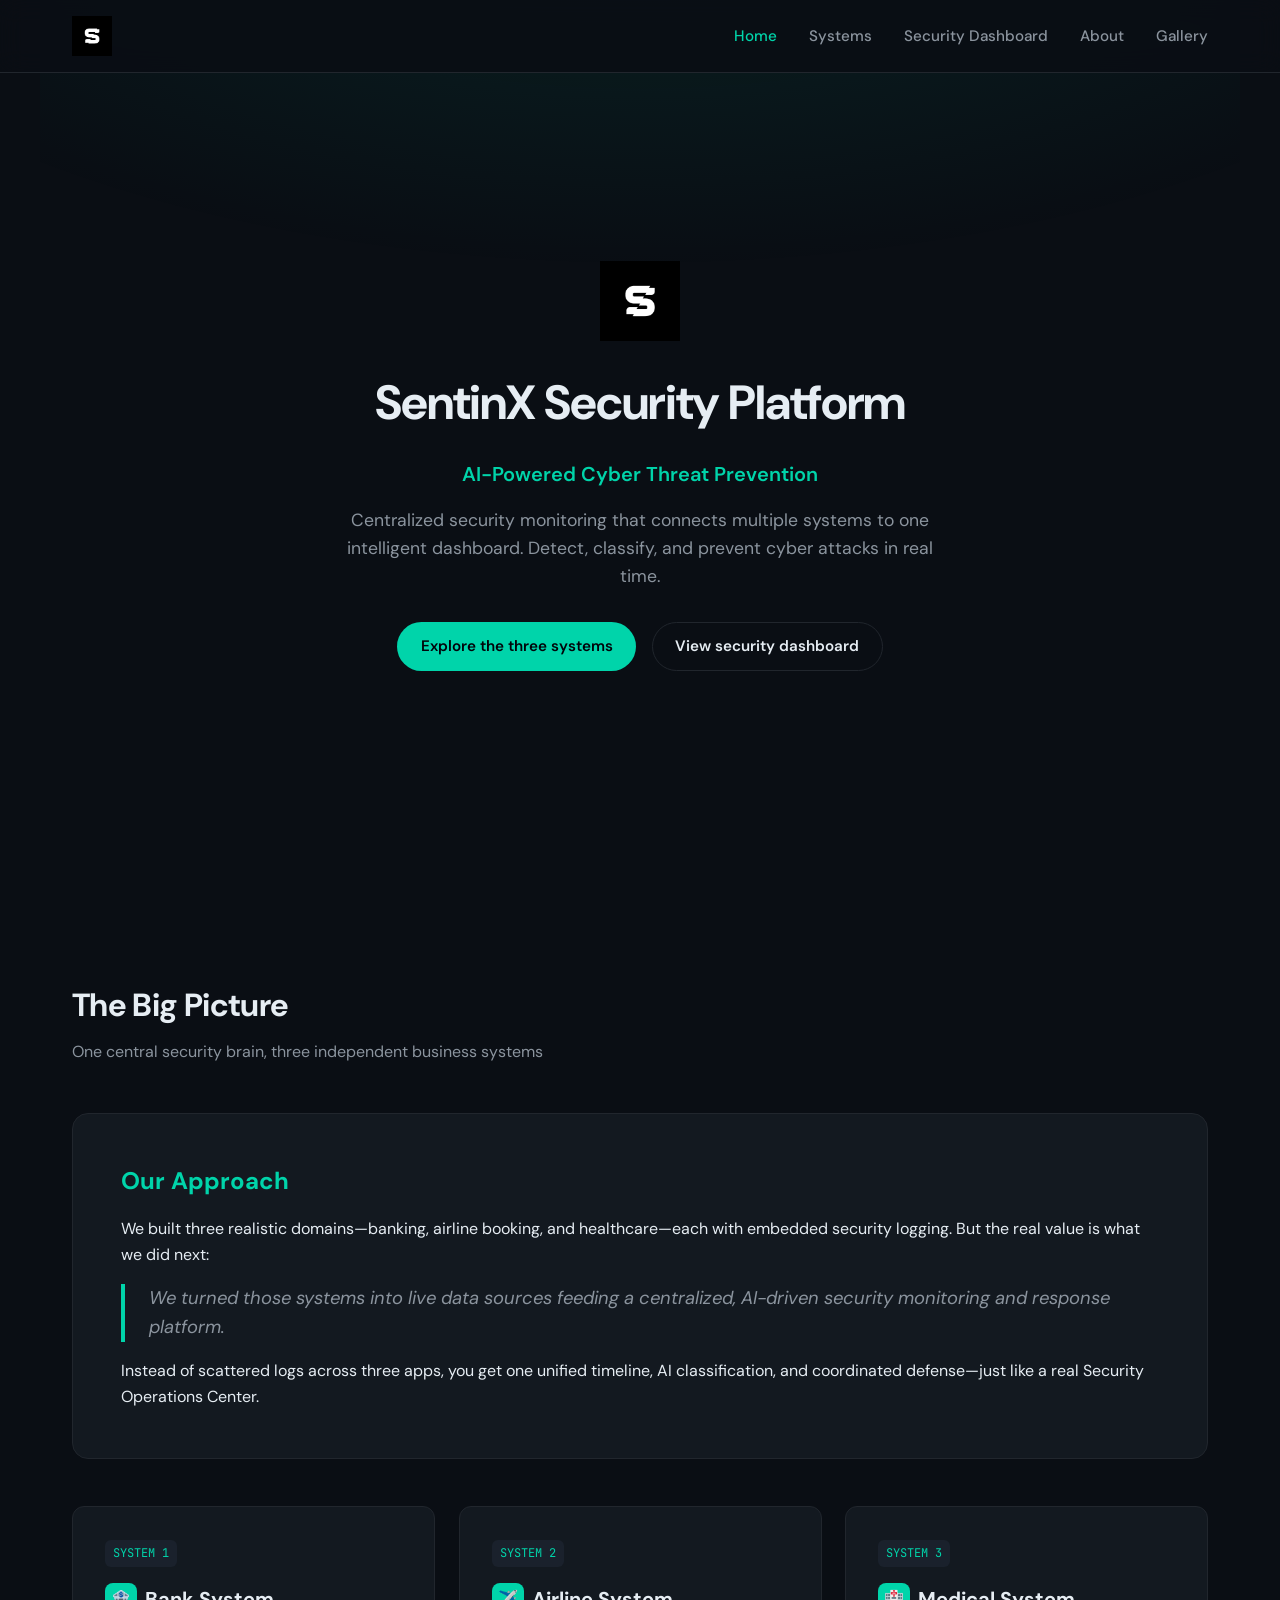
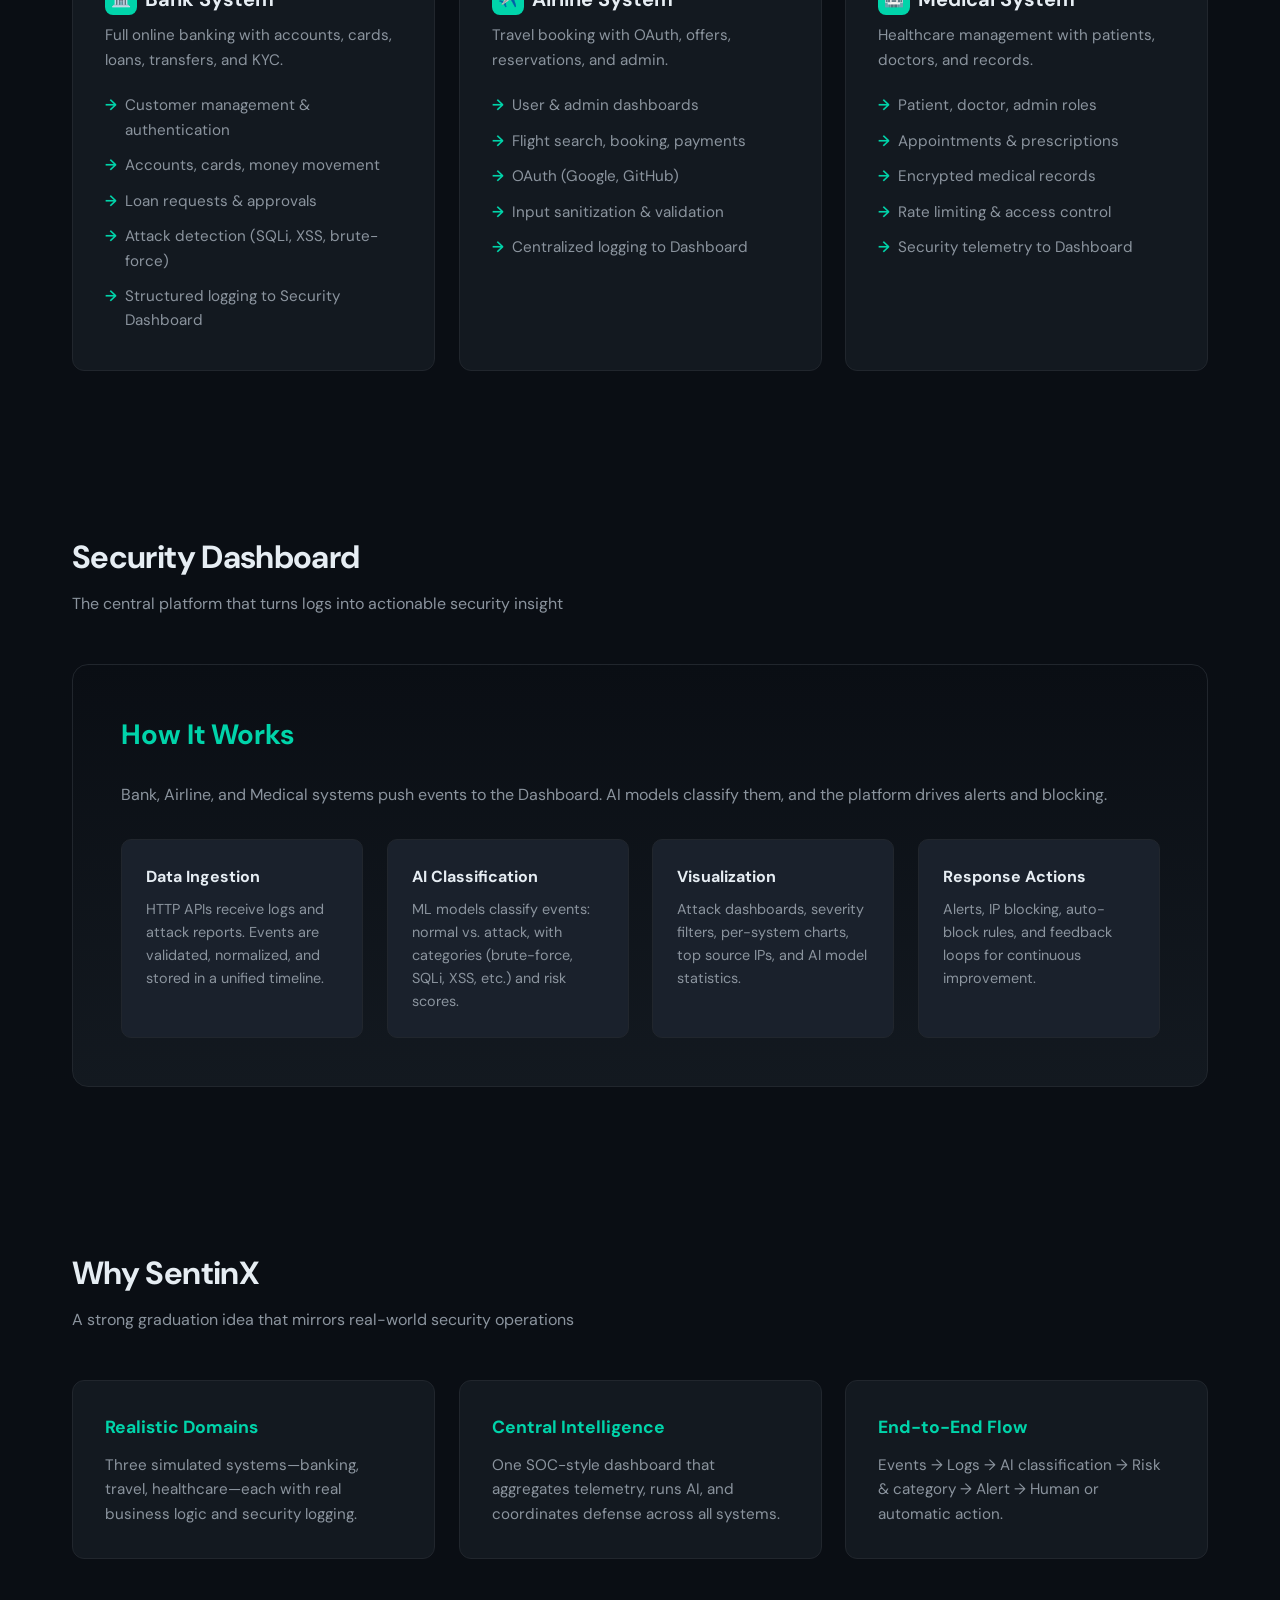
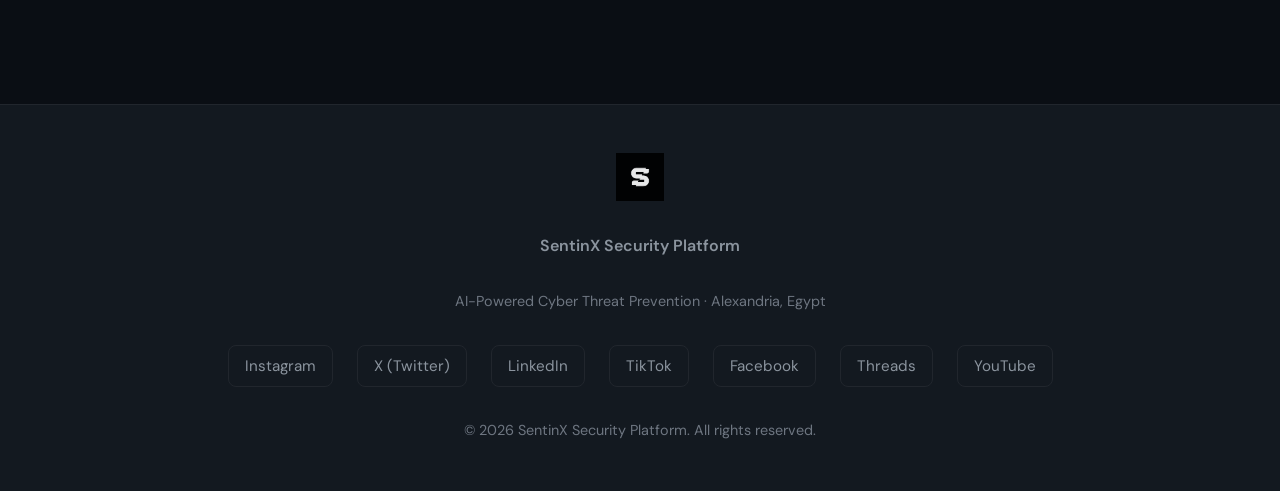
<file: index.html>
<!DOCTYPE html>
<html lang="en">
<head>
    <meta charset="UTF-8">
    <meta name="viewport" content="width=device-width, initial-scale=1.0">
    <meta name="description" content="SentinX Security Platform - AI-Powered Cyber Threat Prevention. Centralized security monitoring for Banking, Airline, and Medical systems.">
    <title>SentinX Security Platform | AI-Powered Cyber Threat Prevention</title>
    <link rel="preconnect" href="https://fonts.googleapis.com">
    <link rel="preconnect" href="https://fonts.gstatic.com" crossorigin>
    <link href="https://fonts.googleapis.com/css2?family=DM+Sans:ital,opsz,wght@0,9..40,300;0,9..40,400;0,9..40,500;0,9..40,600;0,9..40,700&family=JetBrains+Mono:wght@400;500&display=swap" rel="stylesheet">
    <link rel="stylesheet" href="styles.css">
    <script src="main.js" defer></script>
</head>
<body>
    <header>
        <nav>
            <a href="index.html" class="logo-link">
                <img src="logo/white_logo.png" alt="SentinX Security Platform" class="logo-img">
            </a>
            <button class="nav-toggle" aria-label="Toggle navigation" aria-controls="primary-nav" aria-expanded="false" type="button">
                <span class="nav-toggle-bar"></span>
                <span class="nav-toggle-bar"></span>
                <span class="nav-toggle-bar"></span>
            </button>
            <ul class="nav-links" id="primary-nav">
                <li><a href="index.html" class="active">Home</a></li>
                <li><a href="systems.html">Systems</a></li>
                <li><a href="dashboard.html">Security Dashboard</a></li>
                <li><a href="about.html">About</a></li>
                <li><a href="gallery.html">Gallery</a></li>
            </ul>
        </nav>
    </header>

    <main>
        <section class="hero">
            <img src="logo/white_logo.png" alt="SentinX Security Platform" class="logo-img">
            <h1>SentinX Security Platform</h1>
            <p class="tagline">AI-Powered Cyber Threat Prevention</p>
            <p>Centralized security monitoring that connects multiple systems to one intelligent dashboard. Detect, classify, and prevent cyber attacks in real time.</p>
            <div class="hero-actions">
                <a href="systems.html" class="btn btn-primary">Explore the three systems</a>
                <a href="dashboard.html" class="btn btn-outline">View security dashboard</a>
            </div>
        </section>

        <section id="overview">
            <h2 class="section-title">The Big Picture</h2>
            <p class="section-subtitle">One central security brain, three independent business systems</p>

            <div class="big-picture">
                <h2>Our Approach</h2>
                <p>We built three realistic domains—banking, airline booking, and healthcare—each with embedded security logging. But the real value is what we did next:</p>
                <blockquote>We turned those systems into live data sources feeding a centralized, AI-driven security monitoring and response platform.</blockquote>
                <p>Instead of scattered logs across three apps, you get one unified timeline, AI classification, and coordinated defense—just like a real Security Operations Center.</p>
            </div>

            <div class="systems-grid">
                <div class="system-card">
                    <span class="badge">SYSTEM 1</span>
                    <h3><span class="icon">🏦</span> Bank System</h3>
                    <p style="color: var(--text-secondary); font-size: 0.95rem; margin-bottom: 1rem;">Full online banking with accounts, cards, loans, transfers, and KYC.</p>
                    <ul>
                        <li>Customer management & authentication</li>
                        <li>Accounts, cards, money movement</li>
                        <li>Loan requests & approvals</li>
                        <li>Attack detection (SQLi, XSS, brute-force)</li>
                        <li>Structured logging to Security Dashboard</li>
                    </ul>
                </div>
                <div class="system-card">
                    <span class="badge">SYSTEM 2</span>
                    <h3><span class="icon">✈️</span> Airline System</h3>
                    <p style="color: var(--text-secondary); font-size: 0.95rem; margin-bottom: 1rem;">Travel booking with OAuth, offers, reservations, and admin.</p>
                    <ul>
                        <li>User & admin dashboards</li>
                        <li>Flight search, booking, payments</li>
                        <li>OAuth (Google, GitHub)</li>
                        <li>Input sanitization & validation</li>
                        <li>Centralized logging to Dashboard</li>
                    </ul>
                </div>
                <div class="system-card">
                    <span class="badge">SYSTEM 3</span>
                    <h3><span class="icon">🏥</span> Medical System</h3>
                    <p style="color: var(--text-secondary); font-size: 0.95rem; margin-bottom: 1rem;">Healthcare management with patients, doctors, and records.</p>
                    <ul>
                        <li>Patient, doctor, admin roles</li>
                        <li>Appointments & prescriptions</li>
                        <li>Encrypted medical records</li>
                        <li>Rate limiting & access control</li>
                        <li>Security telemetry to Dashboard</li>
                    </ul>
                </div>
            </div>
        </section>

        <section id="dashboard">
            <h2 class="section-title">Security Dashboard</h2>
            <p class="section-subtitle">The central platform that turns logs into actionable security insight</p>

            <div class="dashboard-section">
                <h2>How It Works</h2>
                <p style="color: var(--text-secondary); margin-bottom: 1rem;">Bank, Airline, and Medical systems push events to the Dashboard. AI models classify them, and the platform drives alerts and blocking.</p>

                <div class="dashboard-features">
                    <div class="dashboard-feature">
                        <h4>Data Ingestion</h4>
                        <p>HTTP APIs receive logs and attack reports. Events are validated, normalized, and stored in a unified timeline.</p>
                    </div>
                    <div class="dashboard-feature">
                        <h4>AI Classification</h4>
                        <p>ML models classify events: normal vs. attack, with categories (brute-force, SQLi, XSS, etc.) and risk scores.</p>
                    </div>
                    <div class="dashboard-feature">
                        <h4>Visualization</h4>
                        <p>Attack dashboards, severity filters, per-system charts, top source IPs, and AI model statistics.</p>
                    </div>
                    <div class="dashboard-feature">
                        <h4>Response Actions</h4>
                        <p>Alerts, IP blocking, auto-block rules, and feedback loops for continuous improvement.</p>
                    </div>
                </div>
            </div>
        </section>

        <section id="why">
            <h2 class="section-title">Why SentinX</h2>
            <p class="section-subtitle">A strong graduation idea that mirrors real-world security operations</p>

            <div class="why-grid">
                <div class="why-card">
                    <h3>Realistic Domains</h3>
                    <p>Three simulated systems—banking, travel, healthcare—each with real business logic and security logging.</p>
                </div>
                <div class="why-card">
                    <h3>Central Intelligence</h3>
                    <p>One SOC-style dashboard that aggregates telemetry, runs AI, and coordinates defense across all systems.</p>
                </div>
                <div class="why-card">
                    <h3>End-to-End Flow</h3>
                    <p>Events → Logs → AI classification → Risk & category → Alert → Human or automatic action.</p>
                </div>
            </div>
        </section>
    </main>

    <footer>
        <div class="footer-content">
            <img src="logo/white_logo.png" alt="SentinX" class="footer-logo">
            <p style="color: var(--text-secondary); font-weight: 600;">SentinX Security Platform</p>
            <p style="color: var(--text-muted); font-size: 0.9rem;">AI-Powered Cyber Threat Prevention · Alexandria, Egypt</p>

            <div class="social-links">
                <a href="https://www.instagram.com/sentinx_?igsh=MWtjYTh2NGR0Nnk4Mg==" target="_blank" rel="noopener noreferrer">Instagram</a>
                <a href="https://x.com/sentin_x" target="_blank" rel="noopener noreferrer">X (Twitter)</a>
                <a href="https://www.linkedin.com/company/sentinx-security-platform/" target="_blank" rel="noopener noreferrer">LinkedIn</a>
                <a href="https://www.tiktok.com/@sentinx_?_r=1&_t=ZS-94VnYDdmFZE" target="_blank" rel="noopener noreferrer">TikTok</a>
                <a href="https://www.facebook.com/share/1HbMeu9Ujn/" target="_blank" rel="noopener noreferrer">Facebook</a>
                <a href="https://www.threads.com/@sentinx_" target="_blank" rel="noopener noreferrer">Threads</a>
                <a href="https://youtube.com/@sentinxsecurityplatform?si=x7_LFe5lkn8Zfjtu" target="_blank" rel="noopener noreferrer">YouTube</a>
            </div>

            <p class="footer-copy">© 2026 SentinX Security Platform. All rights reserved.</p>
        </div>
    </footer>
</body>
</html>
</file>
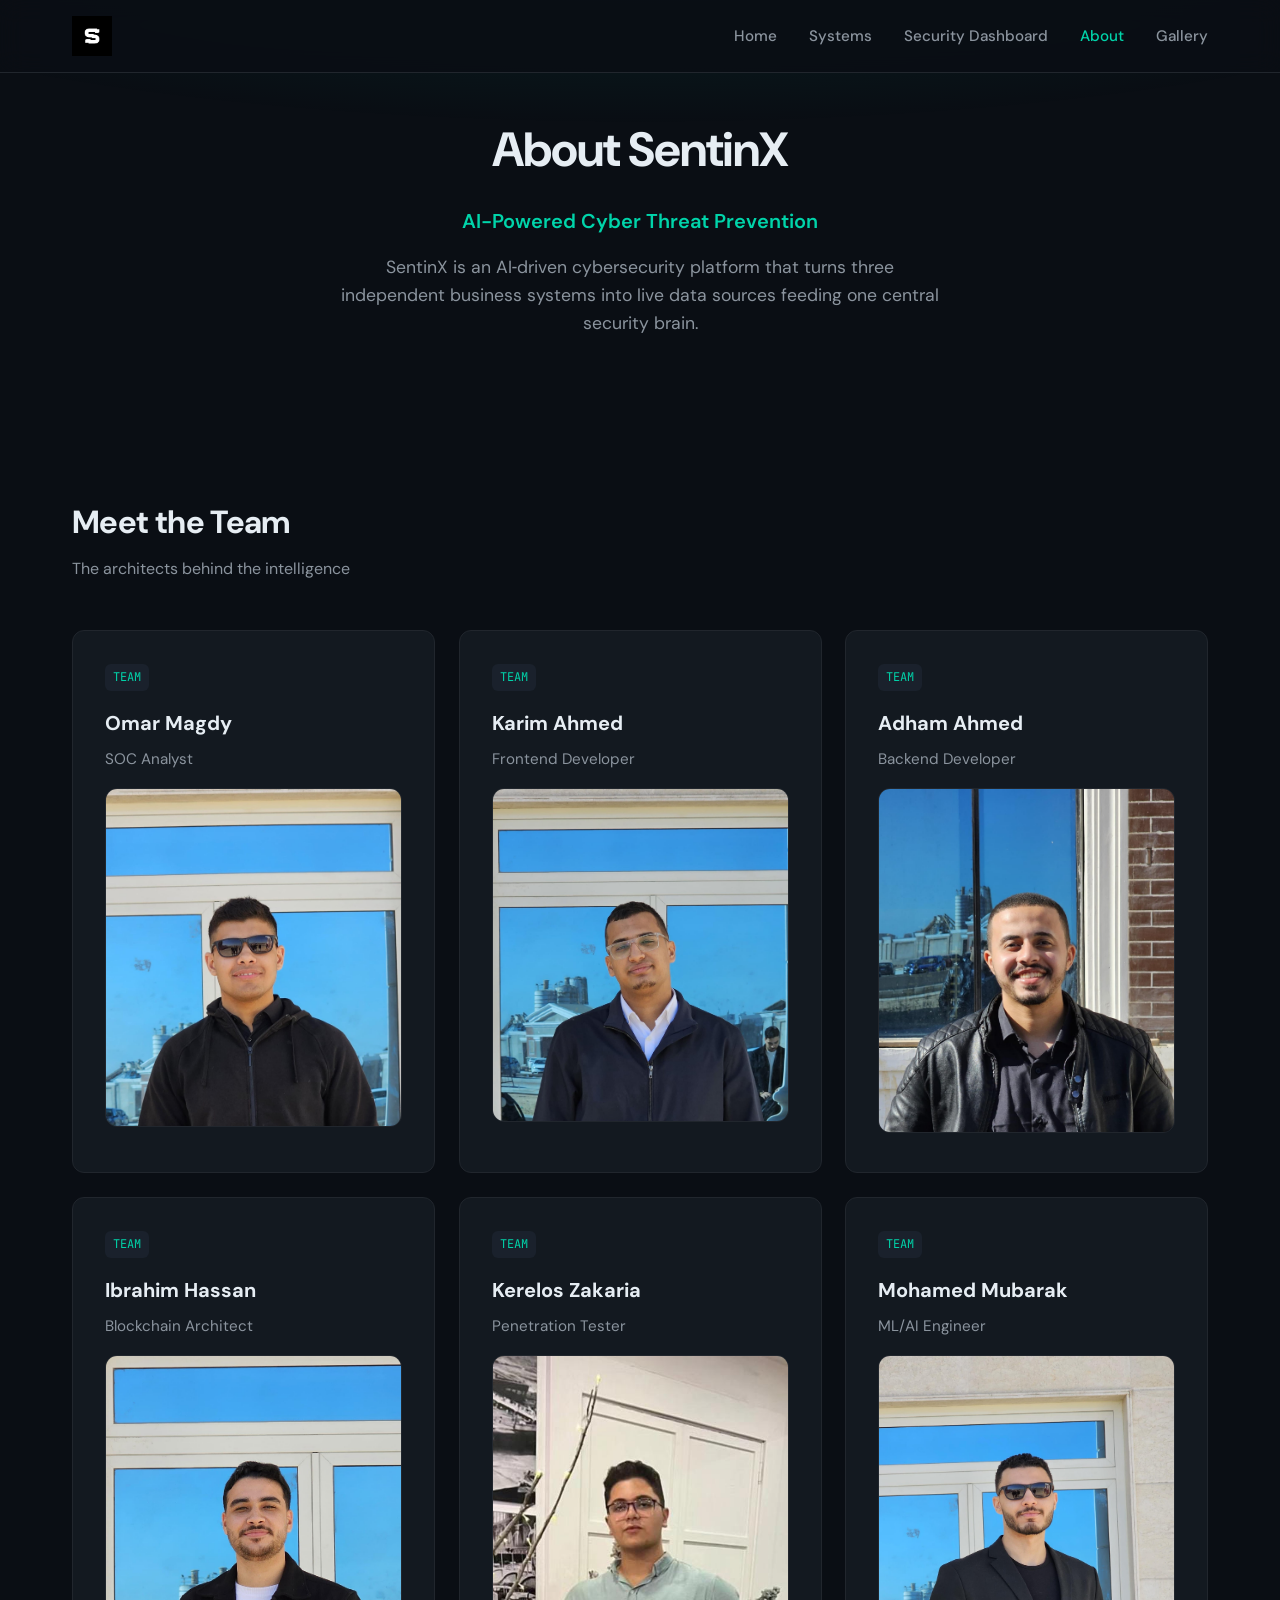
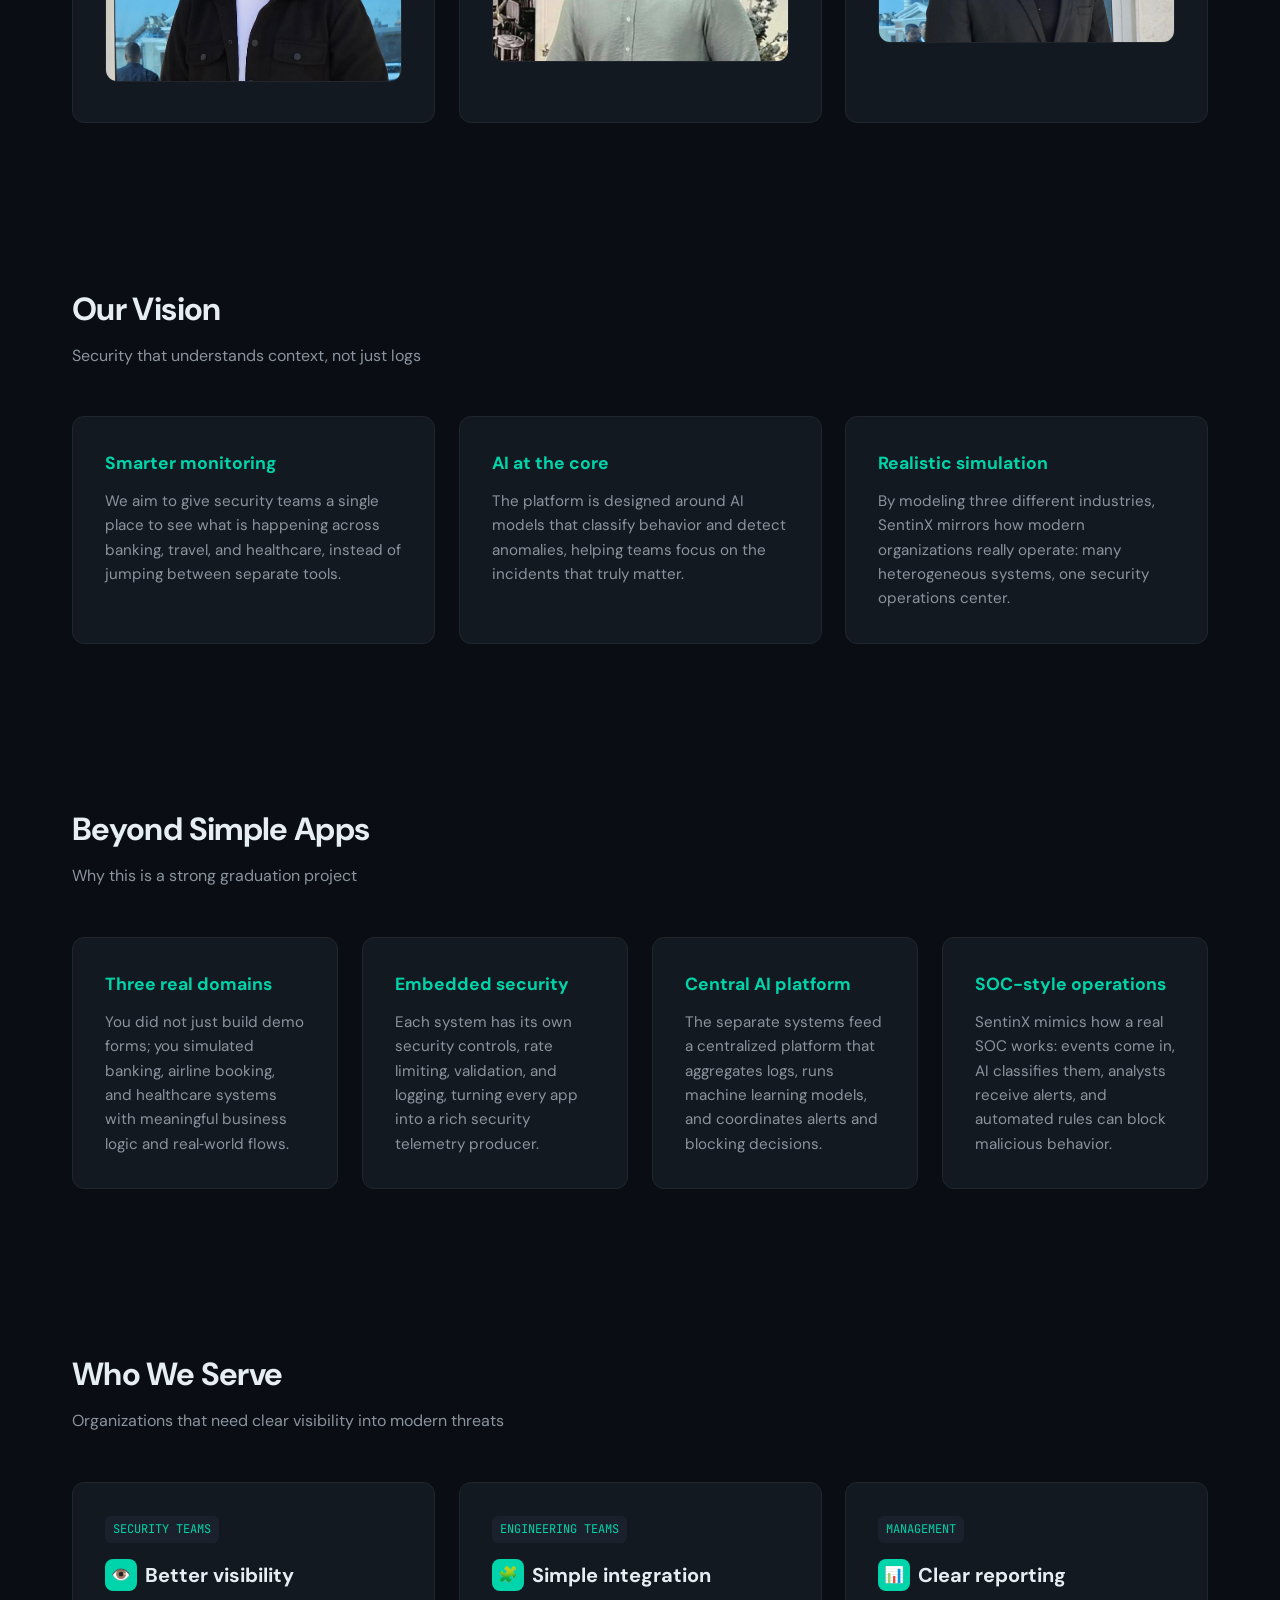
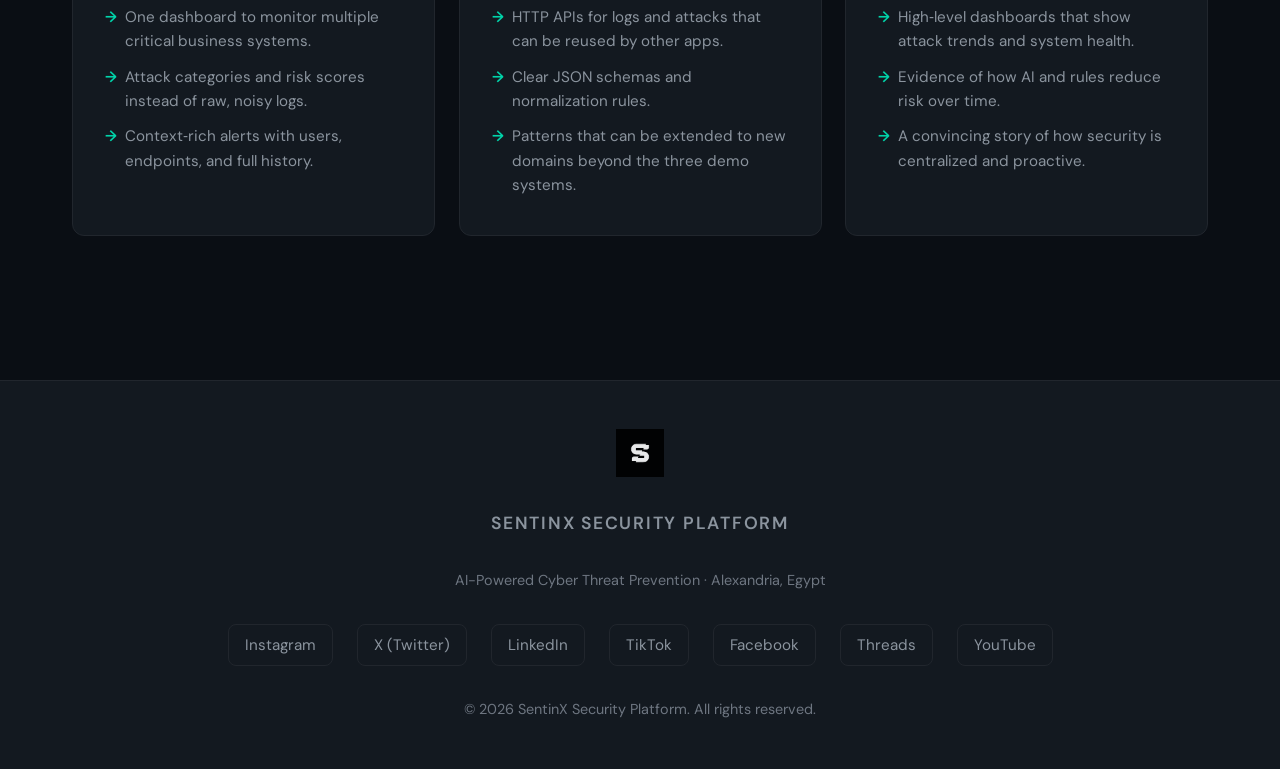
<file: about.html>
<!DOCTYPE html>
<html lang="en">
<head>
    <meta charset="UTF-8">
    <meta name="viewport" content="width=device-width, initial-scale=1.0">
    <meta name="description" content="About SentinX Security Platform - AI-powered cyber threat prevention across multiple domains.">
    <title>About | SentinX Security Platform</title>
    <link rel="preconnect" href="https://fonts.googleapis.com">
    <link rel="preconnect" href="https://fonts.gstatic.com" crossorigin>
    <link href="https://fonts.googleapis.com/css2?family=DM+Sans:ital,opsz,wght@0,9..40,300;0,9..40,400;0,9..40,500;0,9..40,600;0,9..40,700&family=JetBrains+Mono:wght@400;500&display=swap" rel="stylesheet">
    <link rel="stylesheet" href="styles.css">
    <script src="main.js" defer></script>
</head>
<body>
    <header>
        <nav>
            <a href="index.html" class="logo-link">
                <img src="logo/white_logo.png" alt="SentinX Security Platform" class="logo-img">
            </a>
            <button class="nav-toggle" aria-label="Toggle navigation" aria-controls="primary-nav" aria-expanded="false" type="button">
                <span class="nav-toggle-bar"></span>
                <span class="nav-toggle-bar"></span>
                <span class="nav-toggle-bar"></span>
            </button>
            <ul class="nav-links" id="primary-nav">
                <li><a href="index.html">Home</a></li>
                <li><a href="systems.html">Systems</a></li>
                <li><a href="dashboard.html">Security Dashboard</a></li>
                <li><a href="about.html" class="active">About</a></li>
                <li><a href="gallery.html">Gallery</a></li>
            </ul>
        </nav>
    </header>

    <main>
        <section class="hero hero--subpage">
            <h1>About SentinX</h1>
            <p class="tagline">AI-Powered Cyber Threat Prevention</p>
            <p>SentinX is an AI‑driven cybersecurity platform that turns three independent business systems into live data sources feeding one central security brain.</p>
        </section>

        <!-- TEAM SECTION -->
        <section id="team">
            <h2 class="section-title">Meet the Team</h2>
            <p class="section-subtitle">The architects behind the intelligence</p>

            <div class="systems-grid">
                <div class="system-card">
                    <span class="badge">TEAM</span>
                    <h3>Omar Magdy</h3>
                    <p style="color: var(--text-secondary); font-size: 0.95rem; margin-bottom: 1rem;">SOC Analyst</p>
                    <img src="team_photos/omar.jpeg" alt="Omar Magdy" class="media-img">
                </div>
                <div class="system-card">
                    <span class="badge">TEAM</span>
                    <h3>Karim Ahmed</h3>
                    <p style="color: var(--text-secondary); font-size: 0.95rem; margin-bottom: 1rem;">Frontend Developer</p>
                    <img src="team_photos/karim.jpeg" alt="Karim Ahmed" class="media-img">
                </div>
                <div class="system-card">
                    <span class="badge">TEAM</span>
                    <h3>Adham Ahmed</h3>
                    <p style="color: var(--text-secondary); font-size: 0.95rem; margin-bottom: 1rem;">Backend Developer</p>
                    <img src="team_photos/adham.jpeg" alt="Adham Ahmed" class="media-img">
                </div>
                <div class="system-card">
                    <span class="badge">TEAM</span>
                    <h3>Ibrahim Hassan</h3>
                    <p style="color: var(--text-secondary); font-size: 0.95rem; margin-bottom: 1rem;">Blockchain Architect</p>
                    <img src="team_photos/ibrahim.jpeg" alt="Ibrahim Hassan" class="media-img">
                </div>
                <div class="system-card">
                    <span class="badge">TEAM</span>
                    <h3>Kerelos Zakaria</h3>
                    <p style="color: var(--text-secondary); font-size: 0.95rem; margin-bottom: 1rem;">Penetration Tester</p>
                    <img src="team_photos/kerelos.jpeg" alt="Kerelos Zakaria" class="media-img">
                </div>
                <div class="system-card">
                    <span class="badge">TEAM</span>
                    <h3>Mohamed Mubarak</h3>
                    <p style="color: var(--text-secondary); font-size: 0.95rem; margin-bottom: 1rem;">ML/AI Engineer</p>
                    <img src="team_photos/mohamed.jpeg" alt="Mohamed Mubarak" class="media-img">
                </div>
            </div>
        </section>

        <section>
            <h2 class="section-title">Our Vision</h2>
            <p class="section-subtitle">Security that understands context, not just logs</p>

            <div class="why-grid">
                <div class="why-card">
                    <h3>Smarter monitoring</h3>
                    <p>We aim to give security teams a single place to see what is happening across banking, travel, and healthcare, instead of jumping between separate tools.</p>
                </div>
                <div class="why-card">
                    <h3>AI at the core</h3>
                    <p>The platform is designed around AI models that classify behavior and detect anomalies, helping teams focus on the incidents that truly matter.</p>
                </div>
                <div class="why-card">
                    <h3>Realistic simulation</h3>
                    <p>By modeling three different industries, SentinX mirrors how modern organizations really operate: many heterogeneous systems, one security operations center.</p>
                </div>
            </div>
        </section>

        <section>
            <h2 class="section-title">Beyond Simple Apps</h2>
            <p class="section-subtitle">Why this is a strong graduation project</p>

            <div class="why-grid">
                <div class="why-card">
                    <h3>Three real domains</h3>
                    <p>You did not just build demo forms; you simulated banking, airline booking, and healthcare systems with meaningful business logic and real‑world flows.</p>
                </div>
                <div class="why-card">
                    <h3>Embedded security</h3>
                    <p>Each system has its own security controls, rate limiting, validation, and logging, turning every app into a rich security telemetry producer.</p>
                </div>
                <div class="why-card">
                    <h3>Central AI platform</h3>
                    <p>The separate systems feed a centralized platform that aggregates logs, runs machine learning models, and coordinates alerts and blocking decisions.</p>
                </div>
                <div class="why-card">
                    <h3>SOC-style operations</h3>
                    <p>SentinX mimics how a real SOC works: events come in, AI classifies them, analysts receive alerts, and automated rules can block malicious behavior.</p>
                </div>
            </div>
        </section>

        <section>
            <h2 class="section-title">Who We Serve</h2>
            <p class="section-subtitle">Organizations that need clear visibility into modern threats</p>

            <div class="systems-grid">
                <div class="system-card">
                    <span class="badge">SECURITY TEAMS</span>
                    <h3><span class="icon">👁️</span> Better visibility</h3>
                    <ul>
                        <li>One dashboard to monitor multiple critical business systems.</li>
                        <li>Attack categories and risk scores instead of raw, noisy logs.</li>
                        <li>Context‑rich alerts with users, endpoints, and full history.</li>
                    </ul>
                </div>
                <div class="system-card">
                    <span class="badge">ENGINEERING TEAMS</span>
                    <h3><span class="icon">🧩</span> Simple integration</h3>
                    <ul>
                        <li>HTTP APIs for logs and attacks that can be reused by other apps.</li>
                        <li>Clear JSON schemas and normalization rules.</li>
                        <li>Patterns that can be extended to new domains beyond the three demo systems.</li>
                    </ul>
                </div>
                <div class="system-card">
                    <span class="badge">MANAGEMENT</span>
                    <h3><span class="icon">📊</span> Clear reporting</h3>
                    <ul>
                        <li>High‑level dashboards that show attack trends and system health.</li>
                        <li>Evidence of how AI and rules reduce risk over time.</li>
                        <li>A convincing story of how security is centralized and proactive.</li>
                    </ul>
                </div>
            </div>
        </section>
    </main>

    <footer>
        <div class="footer-content">
            <img src="logo/white_logo.png" alt="SentinX" class="footer-logo">
            <p style="color: var(--text-secondary); font-weight: 600; font-size: 1.1rem; letter-spacing: 0.1em; text-transform: uppercase;">SentinX Security Platform</p>
            <p style="color: var(--text-muted); font-size: 0.9rem;">AI-Powered Cyber Threat Prevention · Alexandria, Egypt</p>

            <div class="social-links">
                <a href="https://www.instagram.com/sentinx_?igsh=MWtjYTh2NGR0Nnk4Mg==" target="_blank" rel="noopener noreferrer">Instagram</a>
                <a href="https://x.com/sentin_x" target="_blank" rel="noopener noreferrer">X (Twitter)</a>
                <a href="https://www.linkedin.com/company/sentinx-security-platform/" target="_blank" rel="noopener noreferrer">LinkedIn</a>
                <a href="https://www.tiktok.com/@sentinx_?_r=1&_t=ZS-94VnYDdmFZE" target="_blank" rel="noopener noreferrer">TikTok</a>
                <a href="https://www.facebook.com/share/1HbMeu9Ujn/" target="_blank" rel="noopener noreferrer">Facebook</a>
                <a href="https://www.threads.com/@sentinx_" target="_blank" rel="noopener noreferrer">Threads</a>
                <a href="https://youtube.com/@sentinxsecurityplatform?si=x7_LFe5lkn8Zfjtu" target="_blank" rel="noopener noreferrer">YouTube</a>
            </div>

            <p class="footer-copy">© 2026 SentinX Security Platform. All rights reserved.</p>
        </div>
    </footer>
</body>
</html>
</file>
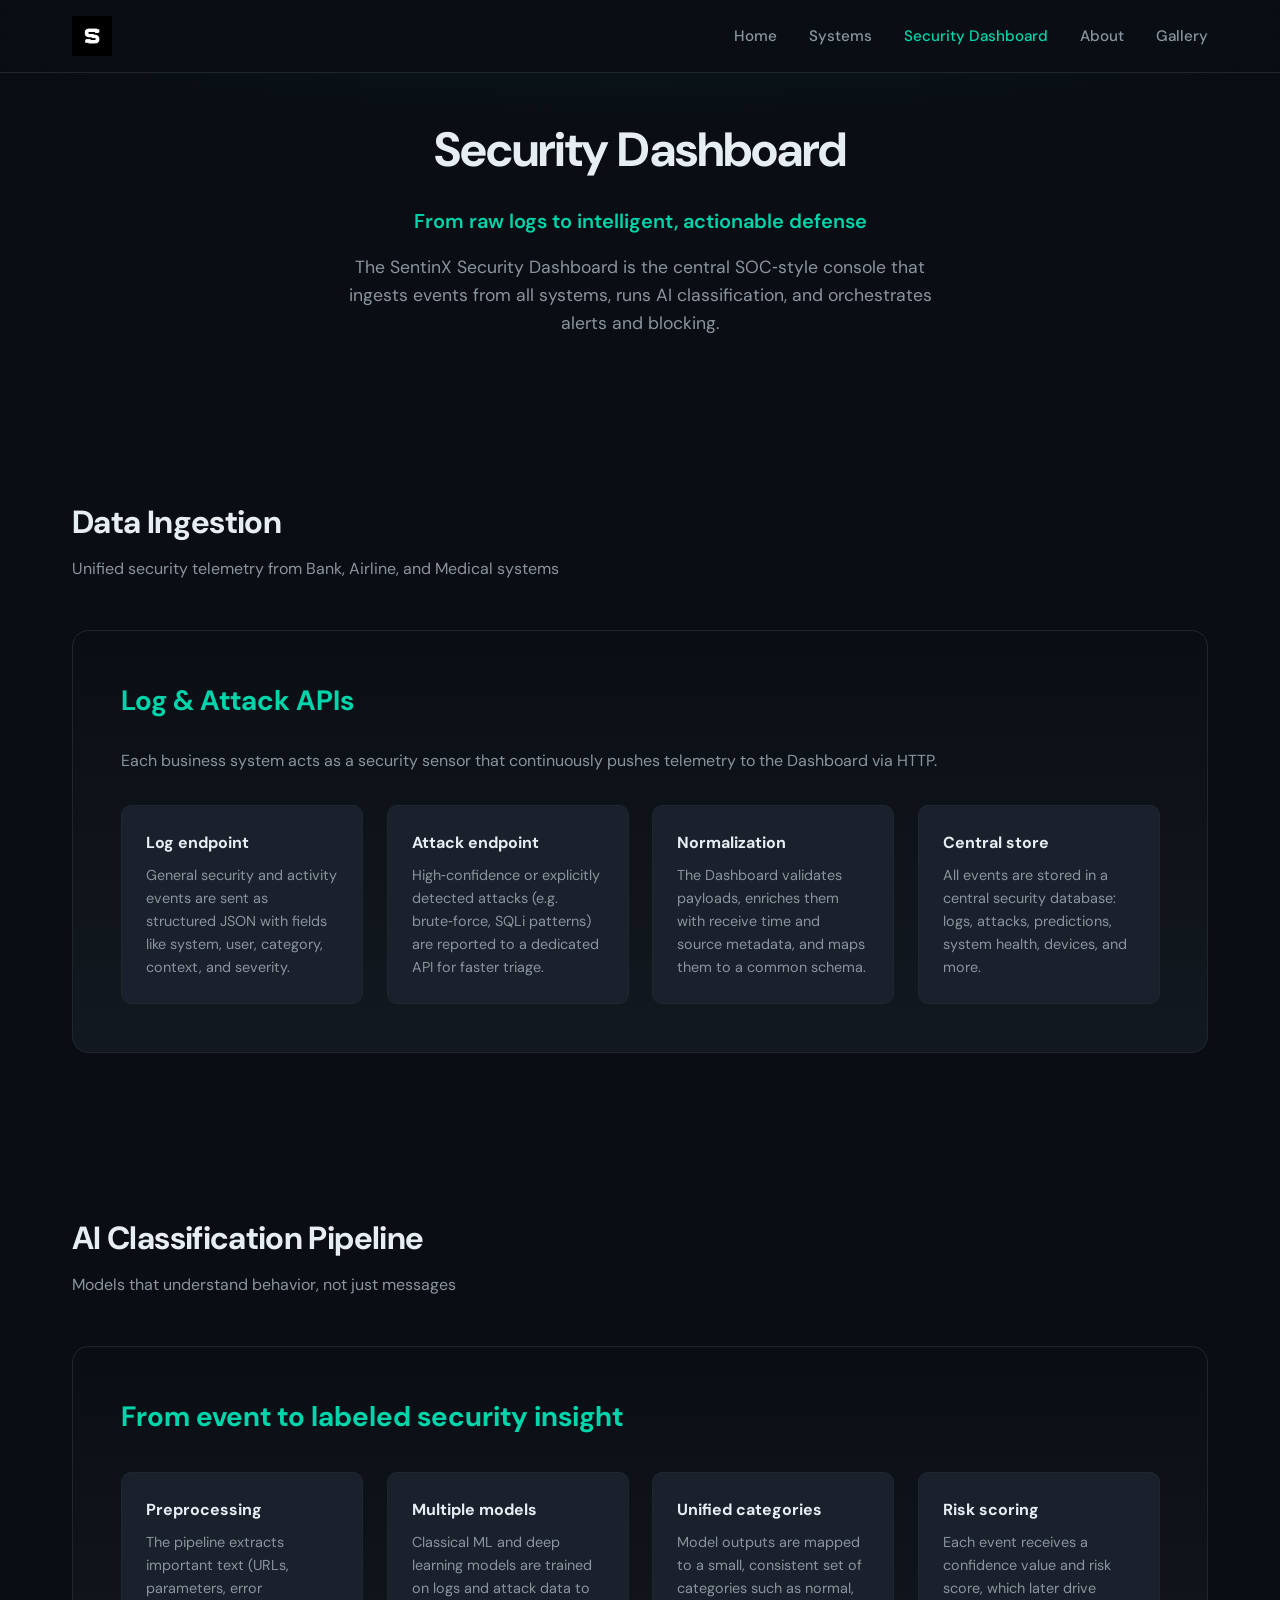
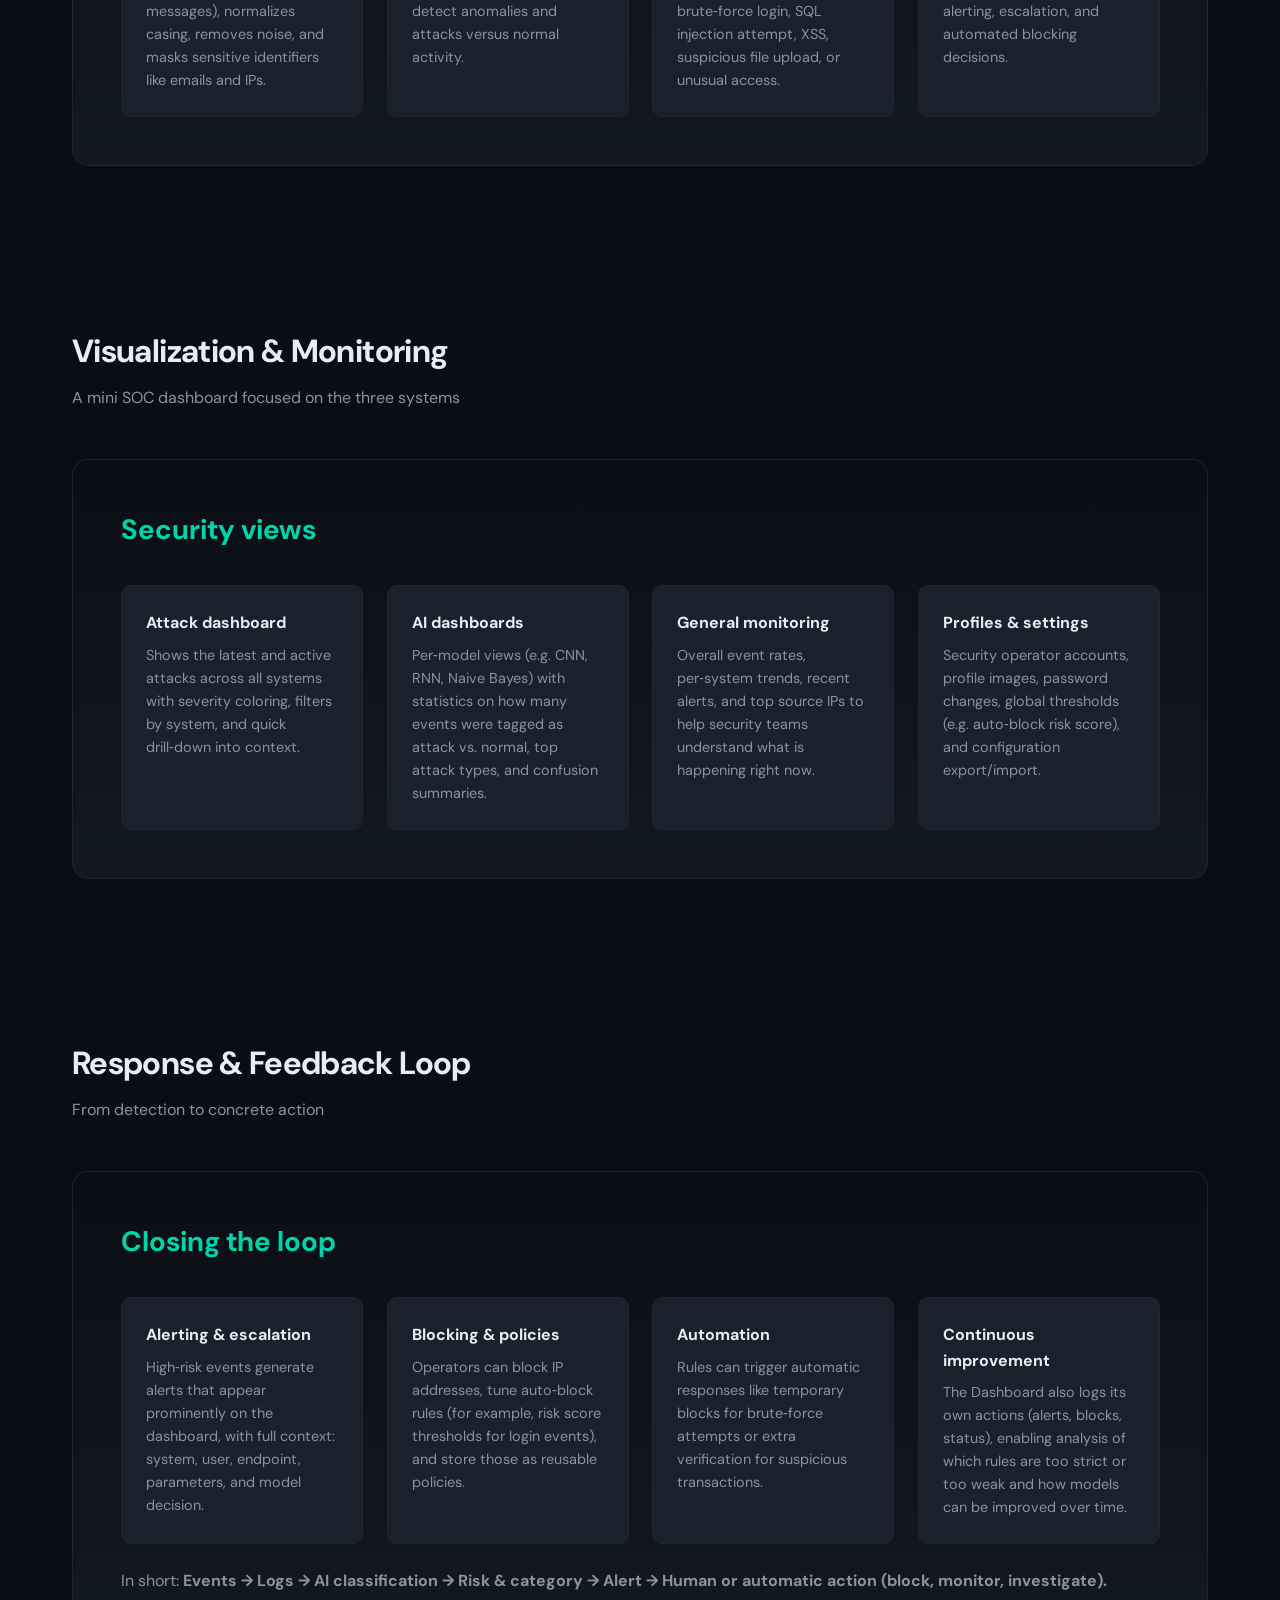
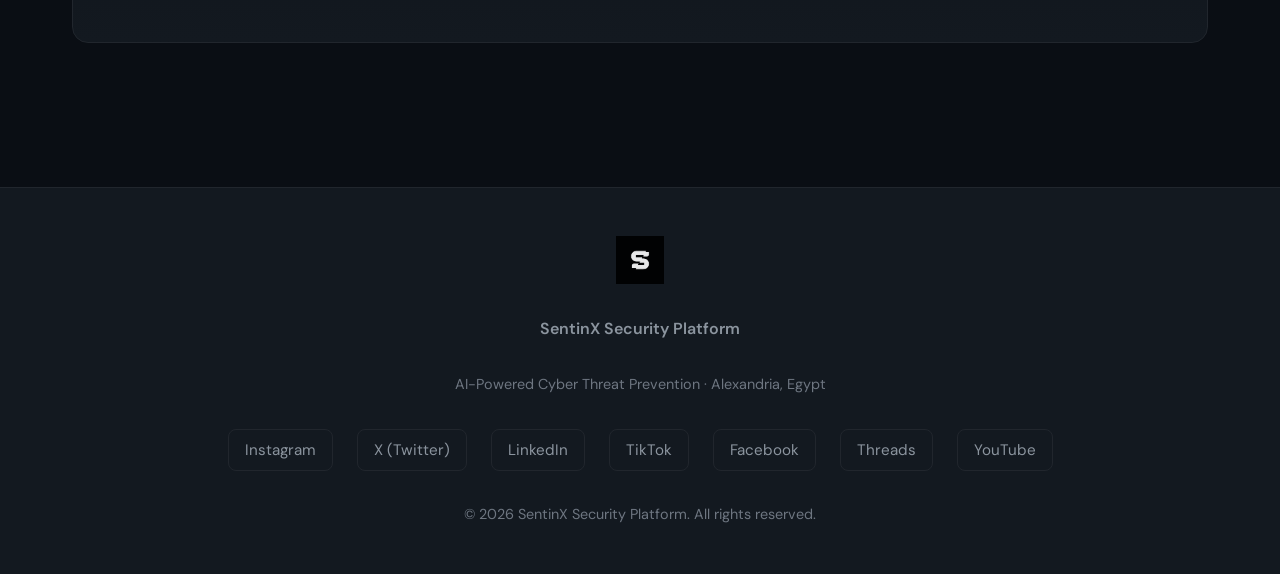
<file: dashboard.html>
<!DOCTYPE html>
<html lang="en">
<head>
    <meta charset="UTF-8">
    <meta name="viewport" content="width=device-width, initial-scale=1.0">
    <meta name="description" content="SentinX Security Dashboard - AI-driven security monitoring, classification, and response.">
    <title>Security Dashboard | SentinX Security Platform</title>
    <link rel="preconnect" href="https://fonts.googleapis.com">
    <link rel="preconnect" href="https://fonts.gstatic.com" crossorigin>
    <link href="https://fonts.googleapis.com/css2?family=DM+Sans:ital,opsz,wght@0,9..40,300;0,9..40,400;0,9..40,500;0,9..40,600;0,9..40,700&family=JetBrains+Mono:wght@400;500&display=swap" rel="stylesheet">
    <link rel="stylesheet" href="styles.css">
    <script src="main.js" defer></script>
</head>
<body>
    <header>
        <nav>
            <a href="index.html" class="logo-link">
                <img src="logo/white_logo.png" alt="SentinX Security Platform" class="logo-img">
            </a>
            <button class="nav-toggle" aria-label="Toggle navigation" aria-controls="primary-nav" aria-expanded="false" type="button">
                <span class="nav-toggle-bar"></span>
                <span class="nav-toggle-bar"></span>
                <span class="nav-toggle-bar"></span>
            </button>
            <ul class="nav-links" id="primary-nav">
                <li><a href="index.html">Home</a></li>
                <li><a href="systems.html">Systems</a></li>
                <li><a href="dashboard.html" class="active">Security Dashboard</a></li>
                <li><a href="about.html">About</a></li>
                <li><a href="gallery.html">Gallery</a></li>
            </ul>
        </nav>
    </header>

    <main>
        <section class="hero hero--subpage">
            <h1>Security Dashboard</h1>
            <p class="tagline">From raw logs to intelligent, actionable defense</p>
            <p>The SentinX Security Dashboard is the central SOC‑style console that ingests events from all systems, runs AI classification, and orchestrates alerts and blocking.</p>
        </section>

        <section>
            <h2 class="section-title">Data Ingestion</h2>
            <p class="section-subtitle">Unified security telemetry from Bank, Airline, and Medical systems</p>

            <div class="dashboard-section">
                <h2>Log & Attack APIs</h2>
                <p style="color: var(--text-secondary); margin-bottom: 1rem;">
                    Each business system acts as a security sensor that continuously pushes telemetry to the Dashboard via HTTP.
                </p>
                <div class="dashboard-features">
                    <div class="dashboard-feature">
                        <h4>Log endpoint</h4>
                        <p>General security and activity events are sent as structured JSON with fields like system, user, category, context, and severity.</p>
                    </div>
                    <div class="dashboard-feature">
                        <h4>Attack endpoint</h4>
                        <p>High‑confidence or explicitly detected attacks (e.g. brute‑force, SQLi patterns) are reported to a dedicated API for faster triage.</p>
                    </div>
                    <div class="dashboard-feature">
                        <h4>Normalization</h4>
                        <p>The Dashboard validates payloads, enriches them with receive time and source metadata, and maps them to a common schema.</p>
                    </div>
                    <div class="dashboard-feature">
                        <h4>Central store</h4>
                        <p>All events are stored in a central security database: logs, attacks, predictions, system health, devices, and more.</p>
                    </div>
                </div>
            </div>
        </section>

        <section>
            <h2 class="section-title">AI Classification Pipeline</h2>
            <p class="section-subtitle">Models that understand behavior, not just messages</p>

            <div class="dashboard-section">
                <h2>From event to labeled security insight</h2>
                <div class="dashboard-features">
                    <div class="dashboard-feature">
                        <h4>Preprocessing</h4>
                        <p>The pipeline extracts important text (URLs, parameters, error messages), normalizes casing, removes noise, and masks sensitive identifiers like emails and IPs.</p>
                    </div>
                    <div class="dashboard-feature">
                        <h4>Multiple models</h4>
                        <p>Classical ML and deep learning models are trained on logs and attack data to detect anomalies and attacks versus normal activity.</p>
                    </div>
                    <div class="dashboard-feature">
                        <h4>Unified categories</h4>
                        <p>Model outputs are mapped to a small, consistent set of categories such as normal, brute‑force login, SQL injection attempt, XSS, suspicious file upload, or unusual access.</p>
                    </div>
                    <div class="dashboard-feature">
                        <h4>Risk scoring</h4>
                        <p>Each event receives a confidence value and risk score, which later drive alerting, escalation, and automated blocking decisions.</p>
                    </div>
                </div>
            </div>
        </section>

        <section>
            <h2 class="section-title">Visualization & Monitoring</h2>
            <p class="section-subtitle">A mini SOC dashboard focused on the three systems</p>

            <div class="dashboard-section">
                <h2>Security views</h2>
                <div class="dashboard-features">
                    <div class="dashboard-feature">
                        <h4>Attack dashboard</h4>
                        <p>Shows the latest and active attacks across all systems with severity coloring, filters by system, and quick drill‑down into context.</p>
                    </div>
                    <div class="dashboard-feature">
                        <h4>AI dashboards</h4>
                        <p>Per‑model views (e.g. CNN, RNN, Naive Bayes) with statistics on how many events were tagged as attack vs. normal, top attack types, and confusion summaries.</p>
                    </div>
                    <div class="dashboard-feature">
                        <h4>General monitoring</h4>
                        <p>Overall event rates, per‑system trends, recent alerts, and top source IPs to help security teams understand what is happening right now.</p>
                    </div>
                    <div class="dashboard-feature">
                        <h4>Profiles & settings</h4>
                        <p>Security operator accounts, profile images, password changes, global thresholds (e.g. auto‑block risk score), and configuration export/import.</p>
                    </div>
                </div>
            </div>
        </section>

        <section>
            <h2 class="section-title">Response & Feedback Loop</h2>
            <p class="section-subtitle">From detection to concrete action</p>

            <div class="dashboard-section">
                <h2>Closing the loop</h2>
                <div class="dashboard-features">
                    <div class="dashboard-feature">
                        <h4>Alerting & escalation</h4>
                        <p>High‑risk events generate alerts that appear prominently on the dashboard, with full context: system, user, endpoint, parameters, and model decision.</p>
                    </div>
                    <div class="dashboard-feature">
                        <h4>Blocking & policies</h4>
                        <p>Operators can block IP addresses, tune auto‑block rules (for example, risk score thresholds for login events), and store those as reusable policies.</p>
                    </div>
                    <div class="dashboard-feature">
                        <h4>Automation</h4>
                        <p>Rules can trigger automatic responses like temporary blocks for brute‑force attempts or extra verification for suspicious transactions.</p>
                    </div>
                    <div class="dashboard-feature">
                        <h4>Continuous improvement</h4>
                        <p>The Dashboard also logs its own actions (alerts, blocks, status), enabling analysis of which rules are too strict or too weak and how models can be improved over time.</p>
                    </div>
                </div>
                <p style="color: var(--text-secondary); margin-top: 1.5rem;">
                    In short: <strong>Events → Logs → AI classification → Risk & category → Alert → Human or automatic action (block, monitor, investigate).</strong>
                </p>
            </div>
        </section>
    </main>

    <footer>
        <div class="footer-content">
            <img src="logo/white_logo.png" alt="SentinX" class="footer-logo">
            <p style="color: var(--text-secondary); font-weight: 600;">SentinX Security Platform</p>
            <p style="color: var(--text-muted); font-size: 0.9rem;">AI-Powered Cyber Threat Prevention · Alexandria, Egypt</p>

            <div class="social-links">
                <a href="https://www.instagram.com/sentinx_?igsh=MWtjYTh2NGR0Nnk4Mg==" target="_blank" rel="noopener noreferrer">Instagram</a>
                <a href="https://x.com/sentin_x" target="_blank" rel="noopener noreferrer">X (Twitter)</a>
                <a href="https://www.linkedin.com/company/sentinx-security-platform/" target="_blank" rel="noopener noreferrer">LinkedIn</a>
                <a href="https://www.tiktok.com/@sentinx_?_r=1&_t=ZS-94VnYDdmFZE" target="_blank" rel="noopener noreferrer">TikTok</a>
                <a href="https://www.facebook.com/share/1HbMeu9Ujn/" target="_blank" rel="noopener noreferrer">Facebook</a>
                <a href="https://www.threads.com/@sentinx_" target="_blank" rel="noopener noreferrer">Threads</a>
                <a href="https://youtube.com/@sentinxsecurityplatform?si=x7_LFe5lkn8Zfjtu" target="_blank" rel="noopener noreferrer">YouTube</a>
            </div>

            <p class="footer-copy">© 2026 SentinX Security Platform. All rights reserved.</p>
        </div>
    </footer>
</body>
</html>
</file>
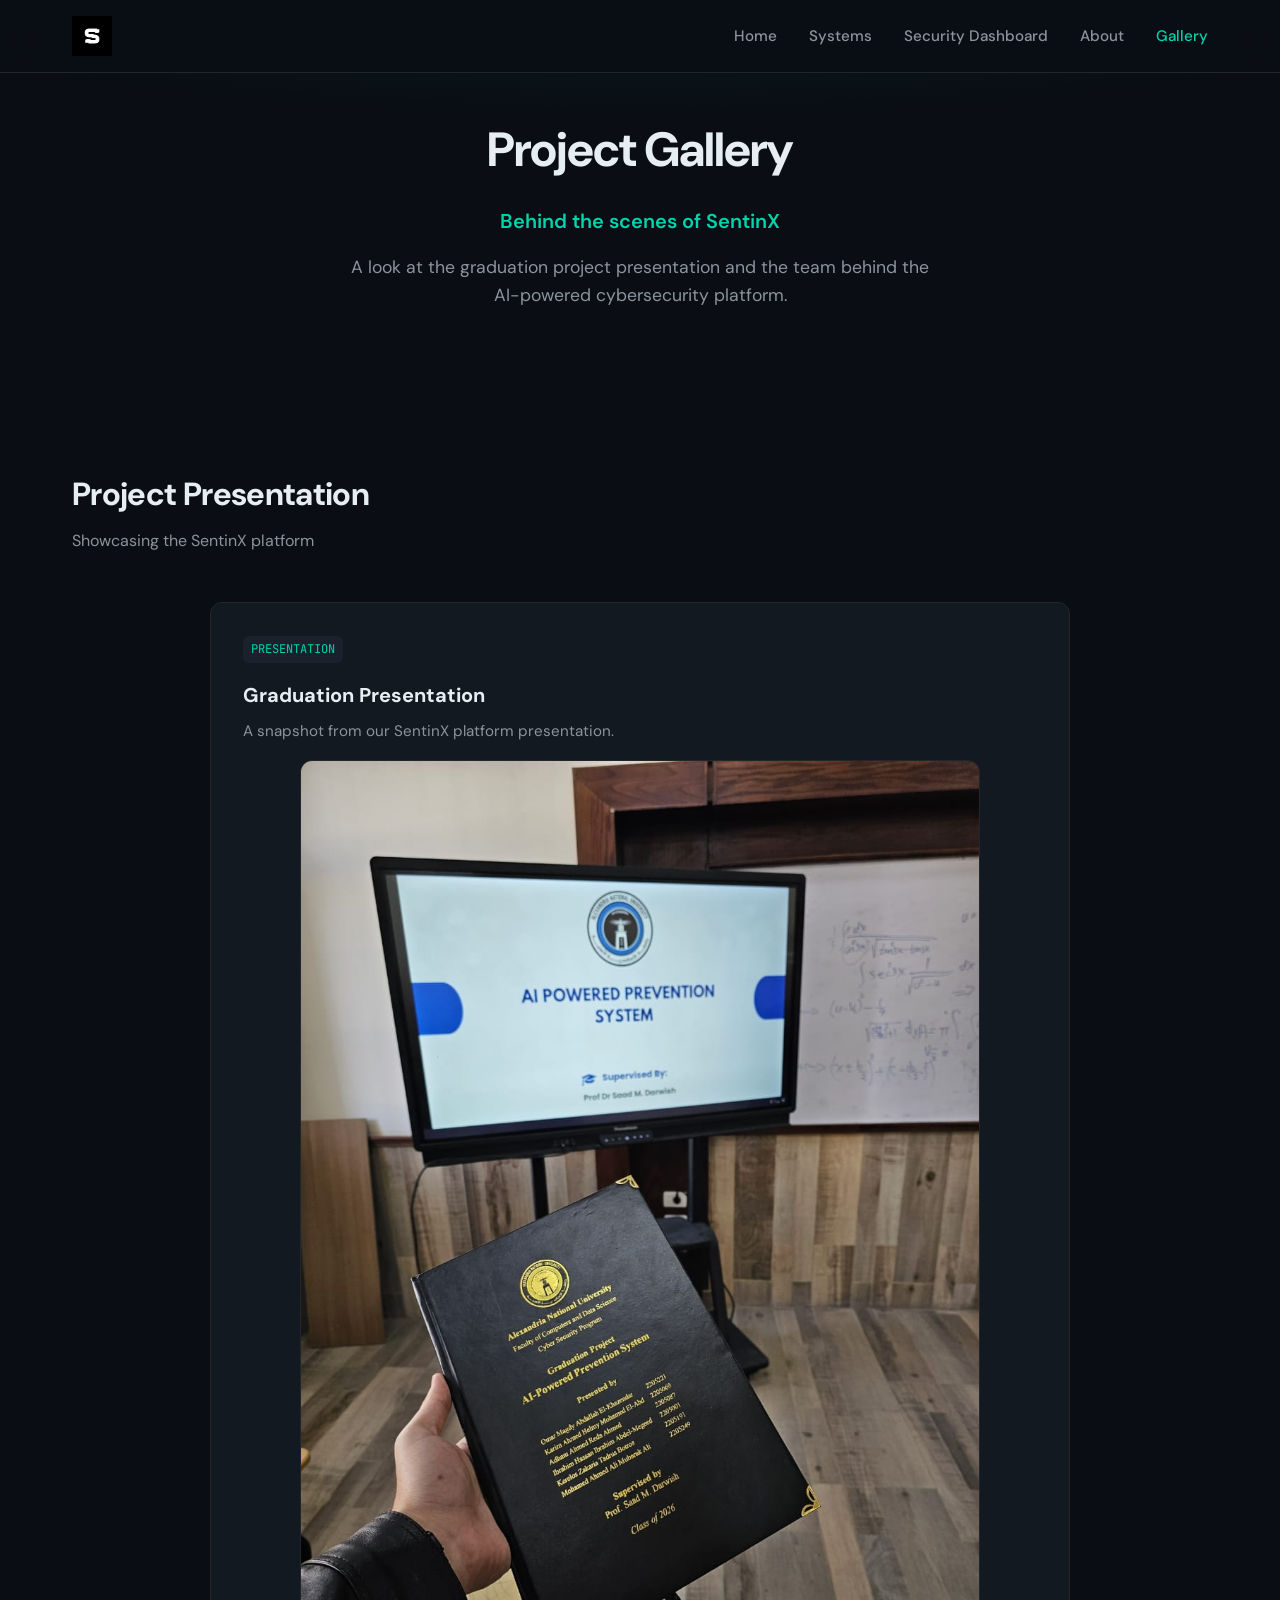
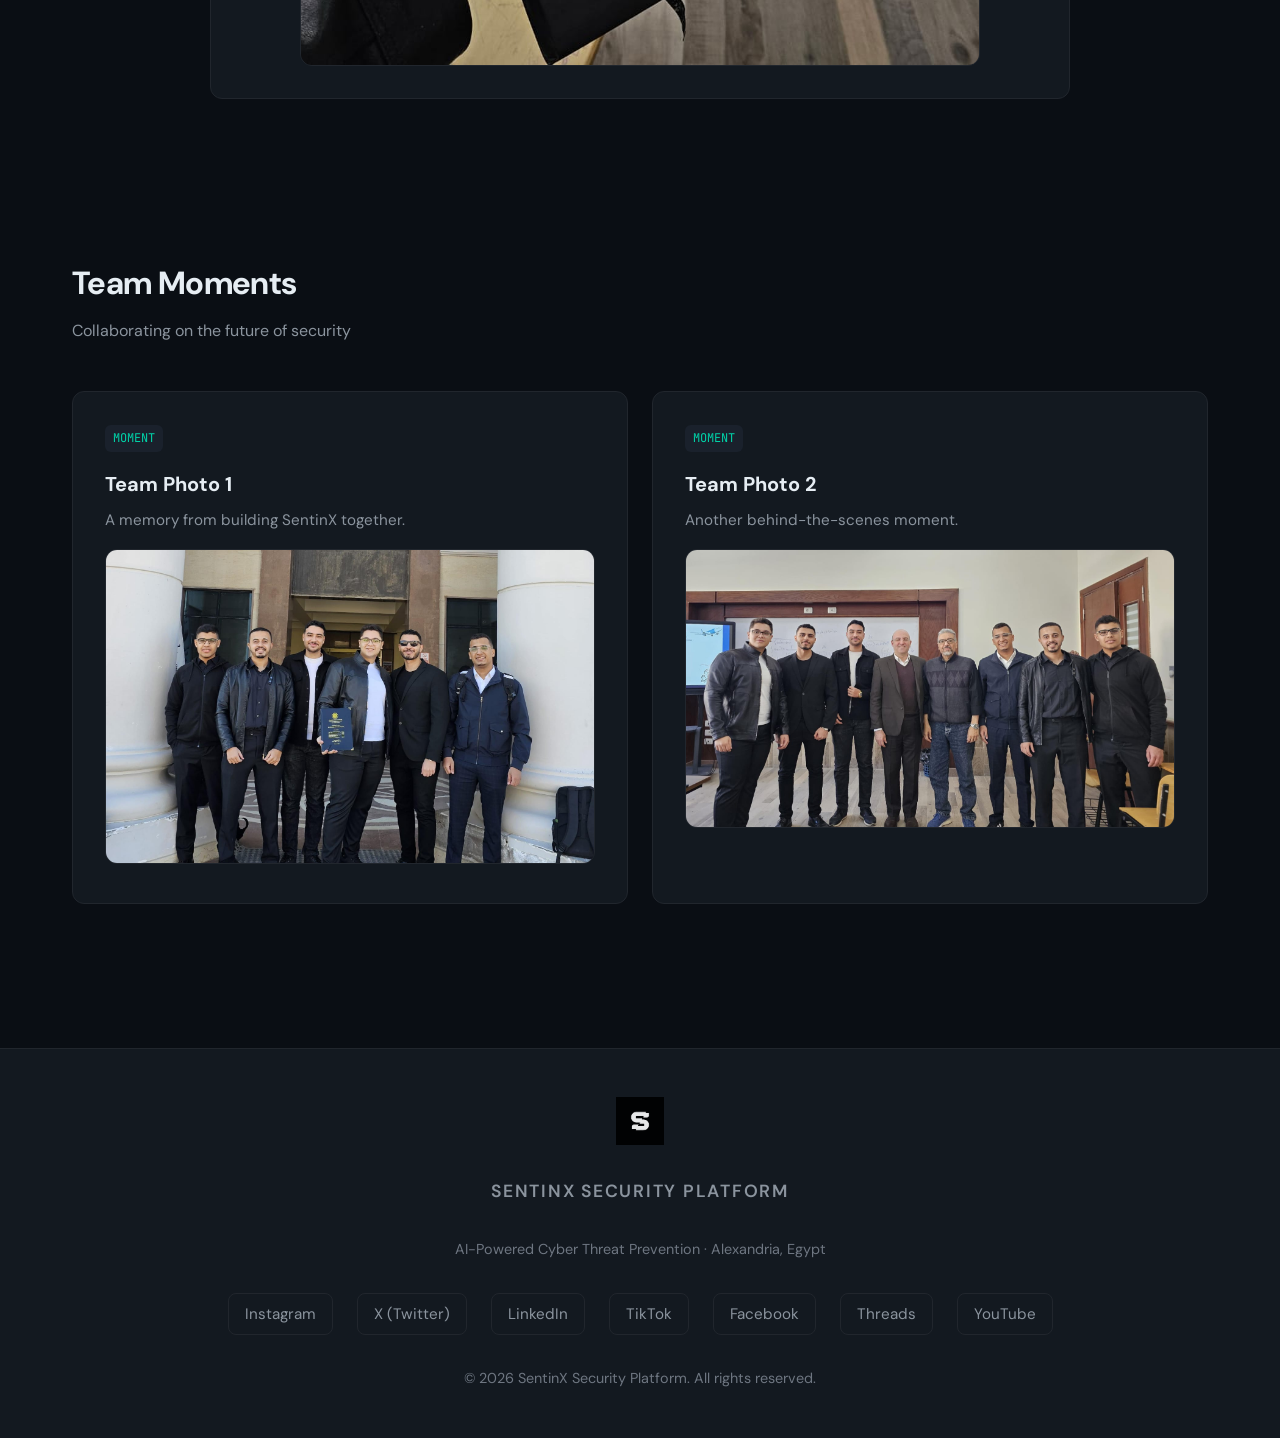
<file: gallery.html>
<!DOCTYPE html>
<html lang="en">
<head>
    <meta charset="UTF-8">
    <meta name="viewport" content="width=device-width, initial-scale=1.0">
    <meta name="description" content="SentinX Security Platform - Project Gallery and Team Moments.">
    <title>Gallery | SentinX Security Platform</title>
    <link rel="preconnect" href="https://fonts.googleapis.com">
    <link rel="preconnect" href="https://fonts.gstatic.com" crossorigin>
    <link href="https://fonts.googleapis.com/css2?family=DM+Sans:ital,opsz,wght@0,9..40,300;0,9..40,400;0,9..40,500;0,9..40,600;0,9..40,700&family=JetBrains+Mono:wght@400;500&display=swap" rel="stylesheet">
    <link rel="stylesheet" href="styles.css">
    <script src="main.js" defer></script>
</head>
<body>
    <header>
        <nav>
            <a href="index.html" class="logo-link">
                <img src="logo/white_logo.png" alt="SentinX Security Platform" class="logo-img">
            </a>
            <button class="nav-toggle" aria-label="Toggle navigation" aria-controls="primary-nav" aria-expanded="false" type="button">
                <span class="nav-toggle-bar"></span>
                <span class="nav-toggle-bar"></span>
                <span class="nav-toggle-bar"></span>
            </button>
            <ul class="nav-links" id="primary-nav">
                <li><a href="index.html">Home</a></li>
                <li><a href="systems.html">Systems</a></li>
                <li><a href="dashboard.html">Security Dashboard</a></li>
                <li><a href="about.html">About</a></li>
                <li><a href="gallery.html" class="active">Gallery</a></li>
            </ul>
        </nav>
    </header>

    <main>
        <section class="hero hero--subpage">
            <h1>Project Gallery</h1>
            <p class="tagline">Behind the scenes of SentinX</p>
            <p>A look at the graduation project presentation and the team behind the AI-powered cybersecurity platform.</p>
        </section>

        <!-- Presentation Section -->
        <section id="presentation">
            <h2 class="section-title">Project Presentation</h2>
            <p class="section-subtitle">Showcasing the SentinX platform</p>
            
            <div class="system-card media-card">
                <span class="badge">PRESENTATION</span>
                <h3>Graduation Presentation</h3>
                <p style="color: var(--text-secondary); font-size: 0.95rem; margin-bottom: 1rem;">A snapshot from our SentinX platform presentation.</p>
                <img src="team_photos/presentation.jpeg" alt="SentinX Project Presentation" class="media-img media-img--presentation">
            </div>
        </section>

        <!-- Team Moments Section -->
        <section id="team-moments">
            <h2 class="section-title">Team Moments</h2>
            <p class="section-subtitle">Collaborating on the future of security</p>
            
            <div class="systems-grid">
                <div class="system-card">
                    <span class="badge">MOMENT</span>
                    <h3>Team Photo 1</h3>
                    <p style="color: var(--text-secondary); font-size: 0.95rem; margin-bottom: 1rem;">A memory from building SentinX together.</p>
                    <img src="team_photos/group1.jpeg" alt="SentinX Team Group Photo 1" class="media-img">
                </div>
                
                <div class="system-card">
                    <span class="badge">MOMENT</span>
                    <h3>Team Photo 2</h3>
                    <p style="color: var(--text-secondary); font-size: 0.95rem; margin-bottom: 1rem;">Another behind-the-scenes moment.</p>
                    <img src="team_photos/group2.jpeg" alt="SentinX Team Group Photo 2" class="media-img">
                </div>
            </div>
        </section>
    </main>

    <footer>
        <div class="footer-content">
            <img src="logo/white_logo.png" alt="SentinX" class="footer-logo">
            <p style="color: var(--text-secondary); font-weight: 600; font-size: 1.1rem; letter-spacing: 0.1em; text-transform: uppercase;">SentinX Security Platform</p>
            <p style="color: var(--text-muted); font-size: 0.9rem;">AI-Powered Cyber Threat Prevention · Alexandria, Egypt</p>

            <div class="social-links">
                <a href="https://www.instagram.com/sentinx_?igsh=MWtjYTh2NGR0Nnk4Mg==" target="_blank" rel="noopener noreferrer">Instagram</a>
                <a href="https://x.com/sentin_x" target="_blank" rel="noopener noreferrer">X (Twitter)</a>
                <a href="https://www.linkedin.com/company/sentinx-security-platform/" target="_blank" rel="noopener noreferrer">LinkedIn</a>
                <a href="https://www.tiktok.com/@sentinx_?_r=1&_t=ZS-94VnYDdmFZE" target="_blank" rel="noopener noreferrer">TikTok</a>
                <a href="https://www.facebook.com/share/1HbMeu9Ujn/" target="_blank" rel="noopener noreferrer">Facebook</a>
                <a href="https://www.threads.com/@sentinx_" target="_blank" rel="noopener noreferrer">Threads</a>
                <a href="https://youtube.com/@sentinxsecurityplatform?si=x7_LFe5lkn8Zfjtu" target="_blank" rel="noopener noreferrer">YouTube</a>
            </div>

            <p class="footer-copy">© 2026 SentinX Security Platform. All rights reserved.</p>
        </div>
    </footer>
</body>
</html>
</file>
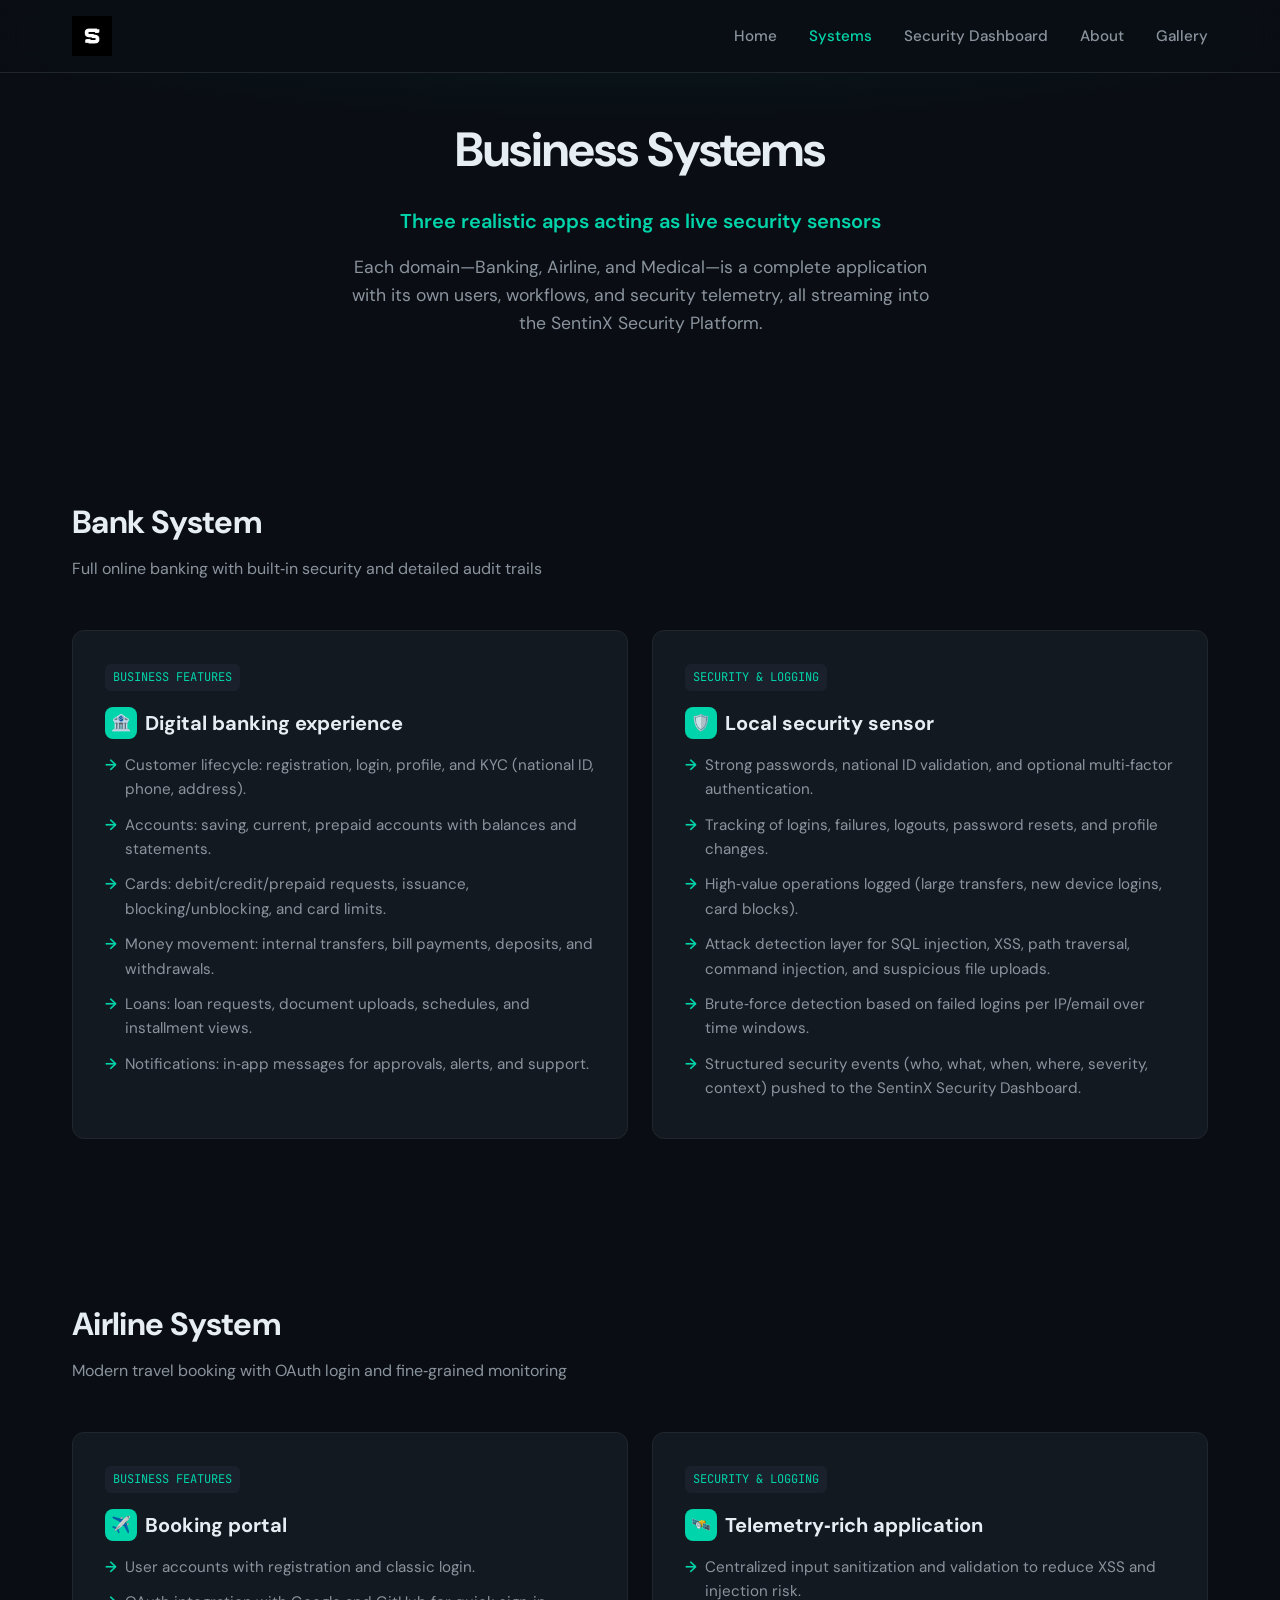
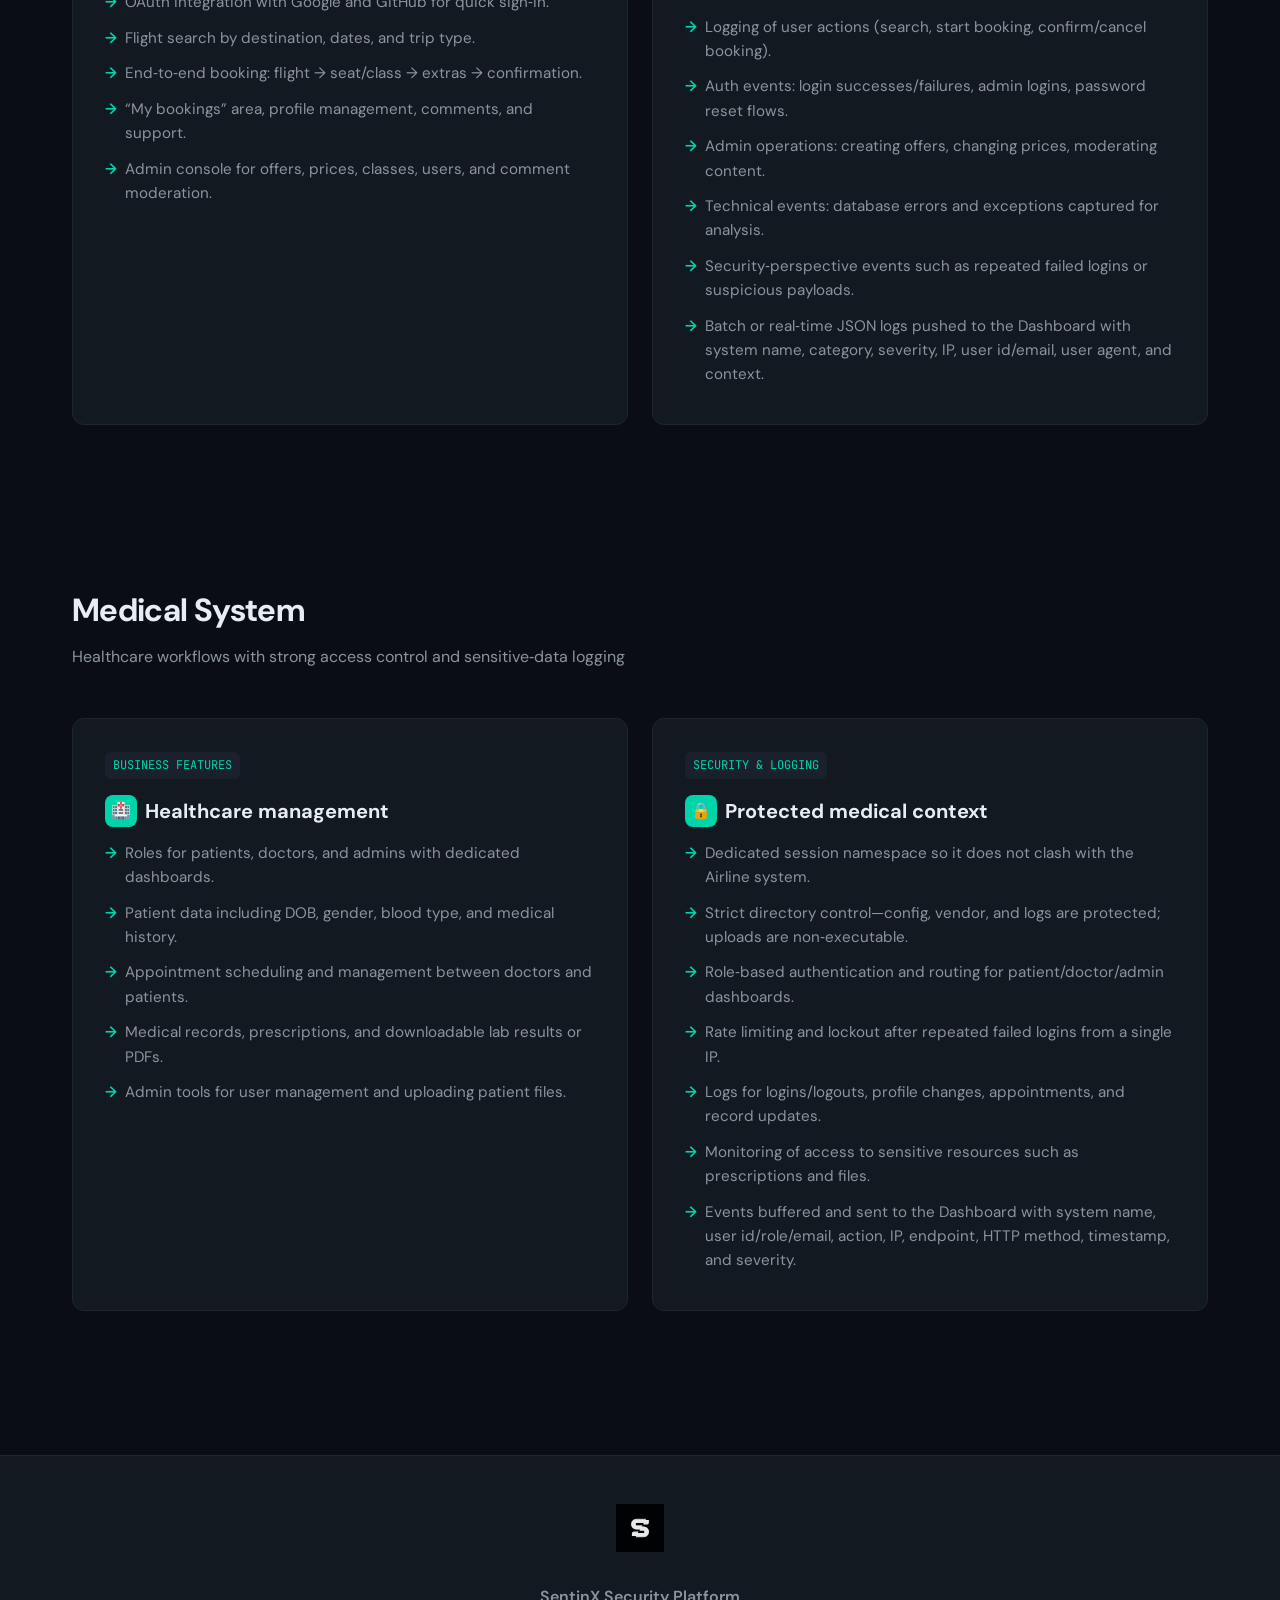
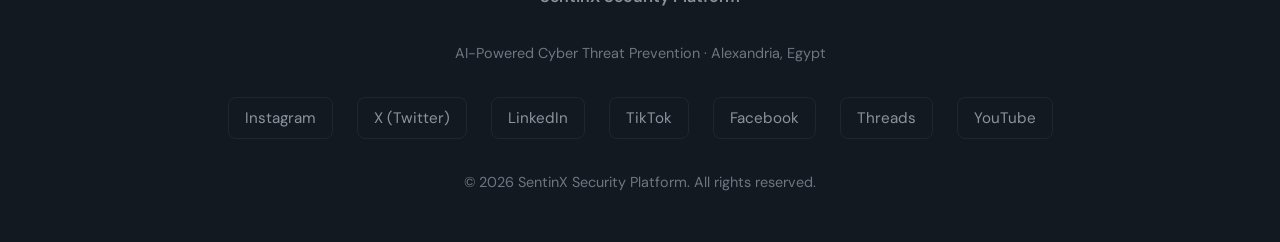
<file: systems.html>
<!DOCTYPE html>
<html lang="en">
<head>
    <meta charset="UTF-8">
    <meta name="viewport" content="width=device-width, initial-scale=1.0">
    <meta name="description" content="SentinX Systems - Banking, Airline, and Medical applications feeding the central security brain.">
    <title>SentinX Systems | Bank · Airline · Medical</title>
    <link rel="preconnect" href="https://fonts.googleapis.com">
    <link rel="preconnect" href="https://fonts.gstatic.com" crossorigin>
    <link href="https://fonts.googleapis.com/css2?family=DM+Sans:ital,opsz,wght@0,9..40,300;0,9..40,400;0,9..40,500;0,9..40,600;0,9..40,700&family=JetBrains+Mono:wght@400;500&display=swap" rel="stylesheet">
    <link rel="stylesheet" href="styles.css">
    <script src="main.js" defer></script>
</head>
<body>
    <header>
        <nav>
            <a href="index.html" class="logo-link">
                <img src="logo/white_logo.png" alt="SentinX Security Platform" class="logo-img">
            </a>
            <button class="nav-toggle" aria-label="Toggle navigation" aria-controls="primary-nav" aria-expanded="false" type="button">
                <span class="nav-toggle-bar"></span>
                <span class="nav-toggle-bar"></span>
                <span class="nav-toggle-bar"></span>
            </button>
            <ul class="nav-links" id="primary-nav">
                <li><a href="index.html">Home</a></li>
                <li><a href="systems.html" class="active">Systems</a></li>
                <li><a href="dashboard.html">Security Dashboard</a></li>
                <li><a href="about.html">About</a></li>
                <li><a href="gallery.html">Gallery</a></li>
            </ul>
        </nav>
    </header>

    <main>
        <section class="hero hero--subpage">
            <h1>Business Systems</h1>
            <p class="tagline">Three realistic apps acting as live security sensors</p>
            <p>Each domain—Banking, Airline, and Medical—is a complete application with its own users, workflows, and security telemetry, all streaming into the SentinX Security Platform.</p>
        </section>

        <section>
            <h2 class="section-title">Bank System</h2>
            <p class="section-subtitle">Full online banking with built‑in security and detailed audit trails</p>

            <div class="systems-grid">
                <div class="system-card">
                    <span class="badge">BUSINESS FEATURES</span>
                    <h3><span class="icon">🏦</span> Digital banking experience</h3>
                    <ul>
                        <li>Customer lifecycle: registration, login, profile, and KYC (national ID, phone, address).</li>
                        <li>Accounts: saving, current, prepaid accounts with balances and statements.</li>
                        <li>Cards: debit/credit/prepaid requests, issuance, blocking/unblocking, and card limits.</li>
                        <li>Money movement: internal transfers, bill payments, deposits, and withdrawals.</li>
                        <li>Loans: loan requests, document uploads, schedules, and installment views.</li>
                        <li>Notifications: in‑app messages for approvals, alerts, and support.</li>
                    </ul>
                </div>

                <div class="system-card">
                    <span class="badge">SECURITY & LOGGING</span>
                    <h3><span class="icon">🛡️</span> Local security sensor</h3>
                    <ul>
                        <li>Strong passwords, national ID validation, and optional multi‑factor authentication.</li>
                        <li>Tracking of logins, failures, logouts, password resets, and profile changes.</li>
                        <li>High‑value operations logged (large transfers, new device logins, card blocks).</li>
                        <li>Attack detection layer for SQL injection, XSS, path traversal, command injection, and suspicious file uploads.</li>
                        <li>Brute‑force detection based on failed logins per IP/email over time windows.</li>
                        <li>Structured security events (who, what, when, where, severity, context) pushed to the SentinX Security Dashboard.</li>
                    </ul>
                </div>
            </div>
        </section>

        <section>
            <h2 class="section-title">Airline System</h2>
            <p class="section-subtitle">Modern travel booking with OAuth login and fine‑grained monitoring</p>

            <div class="systems-grid">
                <div class="system-card">
                    <span class="badge">BUSINESS FEATURES</span>
                    <h3><span class="icon">✈️</span> Booking portal</h3>
                    <ul>
                        <li>User accounts with registration and classic login.</li>
                        <li>OAuth integration with Google and GitHub for quick sign‑in.</li>
                        <li>Flight search by destination, dates, and trip type.</li>
                        <li>End‑to‑end booking: flight → seat/class → extras → confirmation.</li>
                        <li>“My bookings” area, profile management, comments, and support.</li>
                        <li>Admin console for offers, prices, classes, users, and comment moderation.</li>
                    </ul>
                </div>

                <div class="system-card">
                    <span class="badge">SECURITY & LOGGING</span>
                    <h3><span class="icon">🛰️</span> Telemetry‑rich application</h3>
                    <ul>
                        <li>Centralized input sanitization and validation to reduce XSS and injection risk.</li>
                        <li>Logging of user actions (search, start booking, confirm/cancel booking).</li>
                        <li>Auth events: login successes/failures, admin logins, password reset flows.</li>
                        <li>Admin operations: creating offers, changing prices, moderating content.</li>
                        <li>Technical events: database errors and exceptions captured for analysis.</li>
                        <li>Security‑perspective events such as repeated failed logins or suspicious payloads.</li>
                        <li>Batch or real‑time JSON logs pushed to the Dashboard with system name, category, severity, IP, user id/email, user agent, and context.</li>
                    </ul>
                </div>
            </div>
        </section>

        <section>
            <h2 class="section-title">Medical System</h2>
            <p class="section-subtitle">Healthcare workflows with strong access control and sensitive‑data logging</p>

            <div class="systems-grid">
                <div class="system-card">
                    <span class="badge">BUSINESS FEATURES</span>
                    <h3><span class="icon">🏥</span> Healthcare management</h3>
                    <ul>
                        <li>Roles for patients, doctors, and admins with dedicated dashboards.</li>
                        <li>Patient data including DOB, gender, blood type, and medical history.</li>
                        <li>Appointment scheduling and management between doctors and patients.</li>
                        <li>Medical records, prescriptions, and downloadable lab results or PDFs.</li>
                        <li>Admin tools for user management and uploading patient files.</li>
                    </ul>
                </div>

                <div class="system-card">
                    <span class="badge">SECURITY & LOGGING</span>
                    <h3><span class="icon">🔒</span> Protected medical context</h3>
                    <ul>
                        <li>Dedicated session namespace so it does not clash with the Airline system.</li>
                        <li>Strict directory control—config, vendor, and logs are protected; uploads are non‑executable.</li>
                        <li>Role‑based authentication and routing for patient/doctor/admin dashboards.</li>
                        <li>Rate limiting and lockout after repeated failed logins from a single IP.</li>
                        <li>Logs for logins/logouts, profile changes, appointments, and record updates.</li>
                        <li>Monitoring of access to sensitive resources such as prescriptions and files.</li>
                        <li>Events buffered and sent to the Dashboard with system name, user id/role/email, action, IP, endpoint, HTTP method, timestamp, and severity.</li>
                    </ul>
                </div>
            </div>
        </section>
    </main>

    <footer>
        <div class="footer-content">
            <img src="logo/white_logo.png" alt="SentinX" class="footer-logo">
            <p style="color: var(--text-secondary); font-weight: 600;">SentinX Security Platform</p>
            <p style="color: var(--text-muted); font-size: 0.9rem;">AI-Powered Cyber Threat Prevention · Alexandria, Egypt</p>

            <div class="social-links">
                <a href="https://www.instagram.com/sentinx_?igsh=MWtjYTh2NGR0Nnk4Mg==" target="_blank" rel="noopener noreferrer">Instagram</a>
                <a href="https://x.com/sentin_x" target="_blank" rel="noopener noreferrer">X (Twitter)</a>
                <a href="https://www.linkedin.com/company/sentinx-security-platform/" target="_blank" rel="noopener noreferrer">LinkedIn</a>
                <a href="https://www.tiktok.com/@sentinx_?_r=1&_t=ZS-94VnYDdmFZE" target="_blank" rel="noopener noreferrer">TikTok</a>
                <a href="https://www.facebook.com/share/1HbMeu9Ujn/" target="_blank" rel="noopener noreferrer">Facebook</a>
                <a href="https://www.threads.com/@sentinx_" target="_blank" rel="noopener noreferrer">Threads</a>
                <a href="https://youtube.com/@sentinxsecurityplatform?si=x7_LFe5lkn8Zfjtu" target="_blank" rel="noopener noreferrer">YouTube</a>
            </div>

            <p class="footer-copy">© 2026 SentinX Security Platform. All rights reserved.</p>
        </div>
    </footer>
</body>
</html>
</file>
<file: styles.css>
:root {
    --bg-dark: #0a0e14;
    --bg-card: #131920;
    --bg-elevated: #1a212c;
    --accent: #00d4aa;
    --accent-dim: #00a88a;
    --text-primary: #e6edf3;
    --text-secondary: #8b949e;
    --text-muted: #6e7681;
    --border: #21262d;
    --danger: #f85149;
    --warning: #d29922;
}

* {
    margin: 0;
    padding: 0;
    box-sizing: border-box;
}

html {
    scroll-behavior: smooth;
}

body {
    font-family: 'DM Sans', -apple-system, BlinkMacSystemFont, sans-serif;
    background: var(--bg-dark);
    color: var(--text-primary);
    line-height: 1.6;
    overflow-x: hidden;
}

/* Header & Nav */
header {
    position: fixed;
    top: 0;
    left: 0;
    right: 0;
    z-index: 100;
    background: rgba(10, 14, 20, 0.9);
    backdrop-filter: blur(12px);
    border-bottom: 1px solid var(--border);
}

nav {
    max-width: 1200px;
    margin: 0 auto;
    padding: 1rem 2rem;
    display: flex;
    align-items: center;
    justify-content: space-between;
    gap: 1rem;
}

.logo-link {
    display: flex;
    align-items: center;
    text-decoration: none;
    color: inherit;
}

.logo-img {
    height: 40px;
    width: auto;
}

.nav-links {
    display: flex;
    gap: 2rem;
    list-style: none;
}

.nav-toggle {
    display: none;
    background: transparent;
    border: 1px solid var(--border);
    border-radius: 10px;
    padding: 0.6rem;
    cursor: pointer;
    color: var(--text-primary);
}

.nav-toggle:hover {
    border-color: var(--accent);
}

.nav-toggle-bar {
    display: block;
    width: 22px;
    height: 2px;
    background: var(--text-primary);
    margin: 5px 0;
    border-radius: 2px;
    opacity: 0.9;
}

.nav-links a {
    color: var(--text-secondary);
    text-decoration: none;
    font-weight: 500;
    font-size: 0.95rem;
    transition: color 0.2s;
}

.nav-links a:hover {
    color: var(--accent);
}

.nav-links a.active {
    color: var(--accent);
}

/* Hero */
.hero {
    min-height: 100vh;
    display: flex;
    flex-direction: column;
    align-items: center;
    justify-content: center;
    text-align: center;
    padding: 6rem 2rem 4rem;
    background: radial-gradient(ellipse 80% 50% at 50% -20%, rgba(0, 212, 170, 0.12), transparent);
}

.hero--subpage {
    min-height: auto;
    padding: 7rem 2rem 3rem;
}

.hero .logo-img {
    height: 80px;
    margin-bottom: 1.5rem;
}

.hero h1 {
    font-size: clamp(2rem, 5vw, 3rem);
    font-weight: 700;
    margin-bottom: 1rem;
    letter-spacing: -0.02em;
}

.hero .tagline {
    font-size: 1.25rem;
    color: var(--accent);
    font-weight: 600;
    margin-bottom: 1rem;
}

.hero p {
    max-width: 600px;
    color: var(--text-secondary);
    font-size: 1.1rem;
    margin-bottom: 2rem;
}

.hero-actions {
    display: flex;
    gap: 1rem;
    flex-wrap: wrap;
    justify-content: center;
}

.btn {
    display: inline-flex;
    align-items: center;
    justify-content: center;
    padding: 0.7rem 1.4rem;
    border-radius: 999px;
    font-size: 0.95rem;
    font-weight: 600;
    border: 1px solid transparent;
    text-decoration: none;
    cursor: pointer;
    transition: background 0.2s, color 0.2s, border-color 0.2s, transform 0.1s;
}

.btn-primary {
    background: var(--accent);
    color: #02040a;
}

.btn-primary:hover {
    background: var(--accent-dim);
    transform: translateY(-1px);
}

.btn-outline {
    background: transparent;
    color: var(--text-primary);
    border-color: var(--border);
}

.btn-outline:hover {
    border-color: var(--accent);
    color: var(--accent);
    transform: translateY(-1px);
}

/* Sections */
section {
    max-width: 1200px;
    margin: 0 auto;
    padding: 5rem 2rem;
}

.section-title {
    font-size: 2rem;
    font-weight: 700;
    margin-bottom: 0.5rem;
    letter-spacing: -0.02em;
}

.section-subtitle {
    color: var(--text-secondary);
    margin-bottom: 3rem;
}

/* Big Picture */
.big-picture {
    background: var(--bg-card);
    border-radius: 16px;
    padding: 3rem;
    margin-bottom: 3rem;
    border: 1px solid var(--border);
}

.big-picture h2 {
    font-size: 1.5rem;
    margin-bottom: 1rem;
    color: var(--accent);
}

.big-picture blockquote {
    font-size: 1.15rem;
    color: var(--text-secondary);
    border-left: 4px solid var(--accent);
    padding-left: 1.5rem;
    margin: 1rem 0;
    font-style: italic;
}

/* System Cards */
.systems-grid {
    display: grid;
    grid-template-columns: repeat(auto-fit, minmax(280px, 1fr));
    gap: 1.5rem;
}

.system-card {
    background: var(--bg-card);
    border: 1px solid var(--border);
    border-radius: 12px;
    padding: 2rem;
    transition: border-color 0.2s, transform 0.2s;
}

.system-card:hover {
    border-color: var(--accent);
    transform: translateY(-2px);
}

.system-card h3 {
    font-size: 1.25rem;
    margin-bottom: 0.5rem;
    display: flex;
    align-items: center;
    gap: 0.5rem;
}

.system-card .icon {
    width: 32px;
    height: 32px;
    background: var(--accent);
    border-radius: 8px;
    display: flex;
    align-items: center;
    justify-content: center;
    font-size: 1rem;
}

.system-card .badge {
    display: inline-block;
    font-size: 0.75rem;
    padding: 0.25rem 0.5rem;
    background: var(--bg-elevated);
    border-radius: 6px;
    color: var(--accent);
    margin-bottom: 1rem;
    font-family: 'JetBrains Mono', monospace;
}

.system-card ul {
    list-style: none;
    color: var(--text-secondary);
    font-size: 0.95rem;
}

.media-img {
    width: 100%;
    height: auto;
    border-radius: 12px;
    object-fit: cover;
    border: 1px solid var(--border);
}

.media-card {
    max-width: 860px;
    margin-left: auto;
    margin-right: auto;
}

.media-img--presentation {
    max-width: 680px;
    margin: 0.25rem auto 0;
    display: block;
}

/* Scroll reveal animations (JS toggles .is-visible) */
.reveal {
    opacity: 0;
    transform: translateY(14px);
    transition: opacity 600ms ease, transform 600ms ease;
    will-change: opacity, transform;
}

.reveal.is-visible {
    opacity: 1;
    transform: translateY(0);
}

@media (prefers-reduced-motion: reduce) {
    .reveal {
        opacity: 1;
        transform: none;
        transition: none;
    }
}

.system-card li {
    padding: 0.35rem 0;
    padding-left: 1.25rem;
    position: relative;
}

.system-card li::before {
    content: "→";
    position: absolute;
    left: 0;
    color: var(--accent);
    font-weight: 600;
}

/* Dashboard Section */
.dashboard-section {
    background: linear-gradient(180deg, var(--bg-dark) 0%, var(--bg-card) 100%);
    border-radius: 16px;
    padding: 3rem;
    border: 1px solid var(--border);
}

.dashboard-section h2 {
    font-size: 1.75rem;
    margin-bottom: 1.5rem;
    color: var(--accent);
}

.dashboard-features {
    display: grid;
    grid-template-columns: repeat(auto-fit, minmax(240px, 1fr));
    gap: 1.5rem;
    margin-top: 2rem;
}

.dashboard-feature {
    background: var(--bg-elevated);
    padding: 1.5rem;
    border-radius: 10px;
    border: 1px solid var(--border);
}

.dashboard-feature h4 {
    font-size: 1rem;
    margin-bottom: 0.5rem;
    color: var(--text-primary);
}

.dashboard-feature p {
    font-size: 0.9rem;
    color: var(--text-secondary);
}

/* Why Section */
.why-grid {
    display: grid;
    grid-template-columns: repeat(auto-fit, minmax(260px, 1fr));
    gap: 1.5rem;
}

.why-card {
    background: var(--bg-card);
    border: 1px solid var(--border);
    border-radius: 12px;
    padding: 2rem;
}

.why-card h3 {
    font-size: 1.1rem;
    margin-bottom: 0.75rem;
    color: var(--accent);
}

.why-card p {
    color: var(--text-secondary);
    font-size: 0.95rem;
}

/* Footer */
footer {
    background: var(--bg-card);
    border-top: 1px solid var(--border);
    padding: 3rem 2rem;
    margin-top: 4rem;
}

.footer-content {
    max-width: 1200px;
    margin: 0 auto;
    display: flex;
    flex-direction: column;
    align-items: center;
    gap: 2rem;
    text-align: center;
}

.footer-logo {
    height: 48px;
    opacity: 0.9;
}

.social-links {
    display: flex;
    gap: 1.5rem;
    flex-wrap: wrap;
    justify-content: center;
}

.social-links a {
    display: flex;
    align-items: center;
    gap: 0.5rem;
    color: var(--text-secondary);
    text-decoration: none;
    font-size: 0.95rem;
    padding: 0.5rem 1rem;
    border-radius: 8px;
    border: 1px solid var(--border);
    transition: all 0.2s;
}

.social-links a:hover {
    color: var(--accent);
    border-color: var(--accent);
    background: rgba(0, 212, 170, 0.08);
}

.social-links .icon {
    width: 20px;
    height: 20px;
    display: flex;
    align-items: center;
    justify-content: center;
}

.footer-copy {
    color: var(--text-muted);
    font-size: 0.9rem;
}

@media (max-width: 768px) {
    .nav-toggle {
        display: inline-flex;
        align-items: center;
        justify-content: center;
    }

    .nav-links {
        display: none;
        position: absolute;
        top: calc(100% + 10px);
        right: 2rem;
        left: 2rem;
        background: rgba(19, 25, 32, 0.95);
        backdrop-filter: blur(12px);
        border: 1px solid var(--border);
        border-radius: 12px;
        padding: 0.75rem;
        flex-direction: column;
        gap: 0.75rem;
        box-shadow: 0 16px 40px rgba(0, 0, 0, 0.45);
    }

    body.nav-open .nav-links {
        display: flex;
    }

    .nav-links a {
        display: block;
        padding: 0.65rem 0.75rem;
        border-radius: 10px;
        background: rgba(26, 33, 44, 0.35);
        border: 1px solid transparent;
    }

    .nav-links a:hover {
        background: rgba(0, 212, 170, 0.08);
        border-color: rgba(0, 212, 170, 0.25);
    }

    .hero {
        padding: 5rem 1.5rem 3rem;
    }

    section {
        padding: 3rem 1.5rem;
    }

    .big-picture,
    .dashboard-section {
        padding: 2rem;
    }
}
</file>
